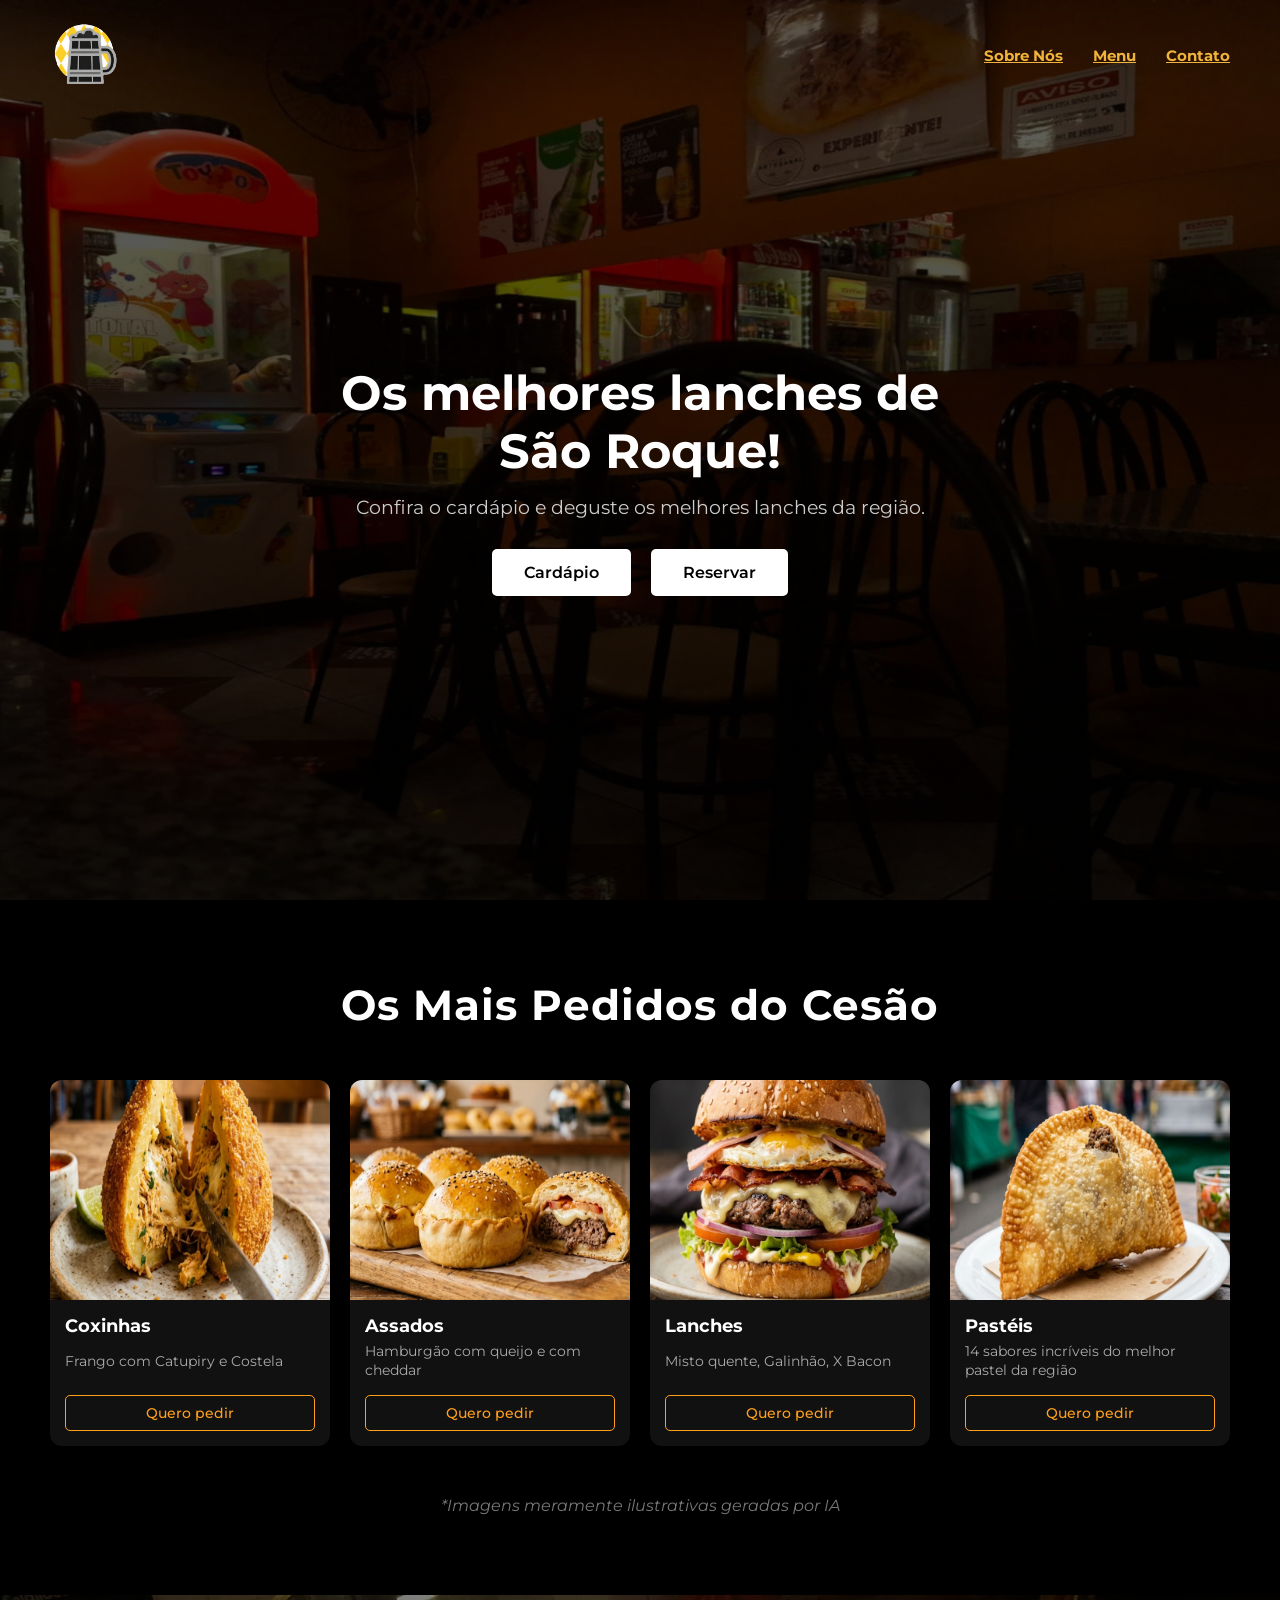
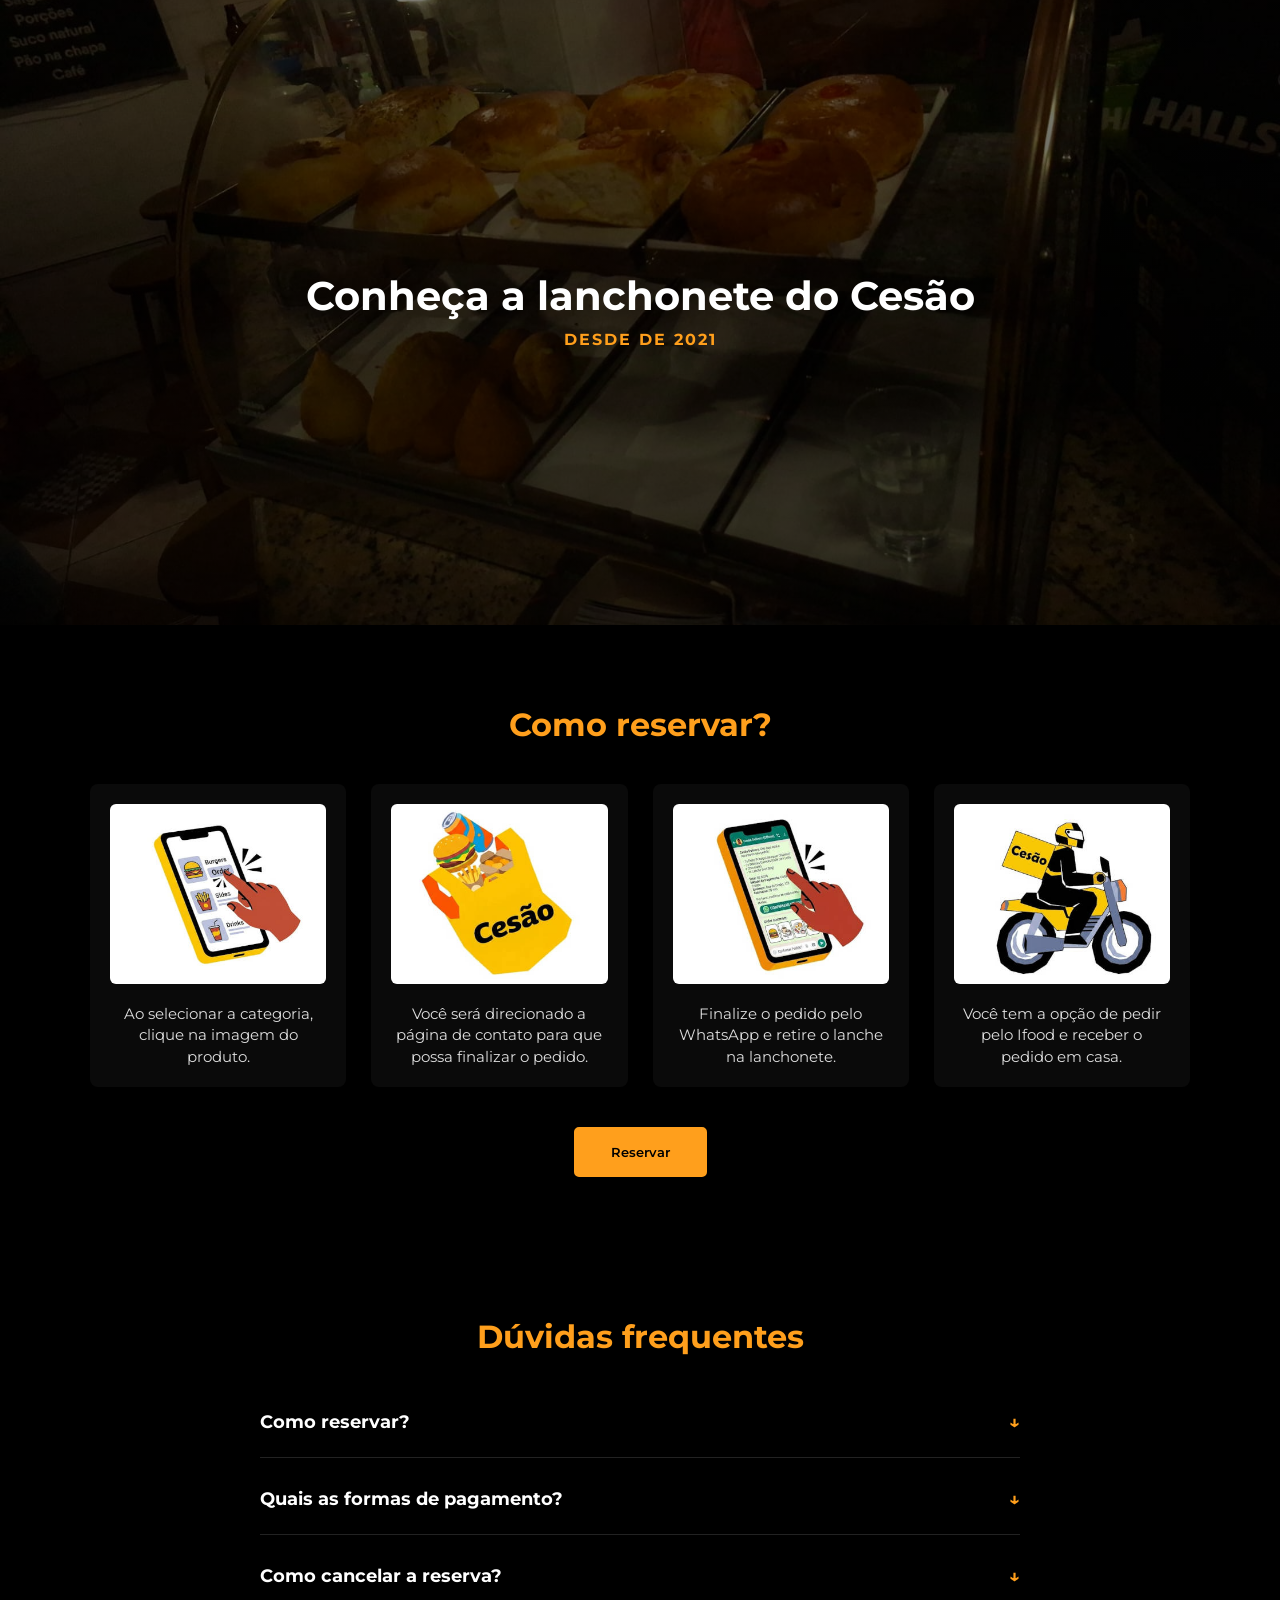
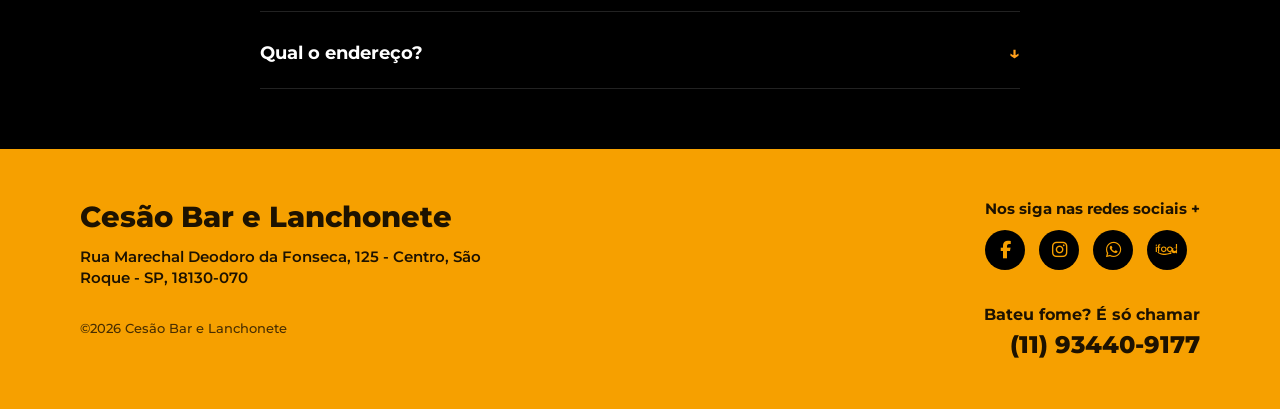
<file: index.html>
<!DOCTYPE html>
<html lang="pt-br">

<head>
    <meta charset="UTF-8">
    <meta name="viewport" content="width=device-width, initial-scale=1.0">
    <title>Bar e Lanchonete Cesão</title>
    <link rel="stylesheet" href="./css/style.css">
    <link rel="stylesheet" href="https://cdnjs.cloudflare.com/ajax/libs/font-awesome/6.4.0/css/all.min.css">
    <link rel="preconnect" href="https://fonts.gstatic.com" crossorigin>
    <link href="https://fonts.googleapis.com/css2?family=Montserrat:wght@400;500;700;800&display=swap" rel="stylesheet">
    <link href="https://fonts.googleapis.com/icon?family=Material+Icons" rel="stylesheet">
</head>

<body>
    <header class="hero">
        <nav class="navbar">
            <div class="logo">
                <a href="./index.html">
                    <div class="logo"></div>
                </a>
            </div>

            <i id="burguer" class="material-icons">menu</i>

            <ul id="menu-links" class="nav-links">
                <li><a href="./pages/sobre.html">Sobre Nós</a></li>
                <li><a href="./pages/menu.html">Menu</a></li>
                <li><a href="./pages/contato.html">Contato</a></li>
            </ul>
        </nav>

        <div class="hero-content">
            <h1>Os melhores lanches de São Roque!</h1>
            <p>Confira o cardápio e deguste os melhores lanches da região.</p>
            <div class="hero-buttons">
                <a href="./pages/menu.html" class="btn btn-primary">Cardápio</a>
                <a href="./pages/contato.html" class="btn btn-secondary">Reservar</a>
            </div>
        </div>
    </header>

    <section class="secao-favoritos">
        <h2>Os Mais Pedidos do Cesão</h2>
        <div class="category-grid">

            <div class="coxinha-card">
                <img src="./imagens/coxinha360x365.png" alt="Coxinhas do Cesão">
                <div class="coxinha-info">
                    <h3>Coxinhas</h3>
                    <p>Frango com Catupiry e Costela </p>
                    <a href="./pages/salgado.html" class="botao-card">Quero pedir</a>
                </div>
            </div>

            <div class="assado-card">
                <img src="./imagens/assados360x465.png" alt="Assados do Cesão">
                <div class="assado-info">
                    <h3>Assados</h3>
                    <p>Hamburgão com queijo e com cheddar</p>
                    <a href="./pages/lanches.html" class="botao-card">Quero pedir</a>
                </div>
            </div>

            <div class="lanche-card">
                <img src="./imagens/hamburger360x465.png" alt="Lanches do Cesão">
                <div class="lanche-info">
                    <h3>Lanches</h3>
                    <p>Misto quente, Galinhão, X Bacon</p>
                    <a href="./pages/lanches.html" class="botao-card">Quero pedir</a>
                </div>
            </div>

            <div class="pastel-card">
                <img src="./imagens/pasteel360x465.png" alt="Pastéis do Cesão">
                <div class="pastel-info">
                    <h3>Pastéis</h3>
                    <p>14 sabores incríveis do melhor pastel da região</p>
                    <a href="./pages/pastel.html" class="botao-card">Quero pedir</a>
                </div>
            </div>
            <p>*Imagens meramente ilustrativas geradas por IA</p>
        </div>
    </section>

    <section class="about" id="sobre">
        <div class="about-content">
            <h2>Conheça a lanchonete do Cesão</h2>
            <p class="subtitle">DESDE DE 2021</p>
        </div>
    </section>

    <section class="how-to-order">
        <h2>Como reservar?</h2>
        <div class="steps-grid">
            <div class="pedido-card">
                <img src="./imagens/pedido360x295.jpeg" alt="Passo 1" class="pedido-img">
                <p>Ao selecionar a categoria, clique na imagem do produto.</p>
            </div>
            <div class="sacola-card">
                <img src="./imagens/sacola360x295.jpeg" alt="Passo 2" class="sacola-img">
                <p>Você será direcionado a página de contato para que possa
                    finalizar o pedido.
                </p>
            </div>
            <div class="whatsapp-card">
                <img src="./imagens/whatsapp360x295.jpeg" alt="Passo 3" class="whatsapp-img">
                <p>Finalize o pedido pelo WhatsApp e retire o lanche na lanchonete.</p>
            </div>
            <div class="delivery-card">
                <img src="./imagens/delivery360x295.jpeg" alt="Passo 4" class="delivery-img">
                <p>Você tem a opção de pedir pelo Ifood e receber o pedido em casa.</p>
            </div>
        </div>
        <a href="./pages/contato.html">
            <button class="botaoreserva">Reservar</button>
        </a>
    </section>


    <section class="faq">
        <h2>Dúvidas frequentes</h2>
        <div class="faq-container">

            <div class="faq-item">
                <button class="faq-question">
                    Como reservar? <span class="arrow">↓</span>
                </button>
                <div class="faq-answer">
                    <p>Basta clicar no botão "Reservar", escolher seus produtos e definir o horário de retirada ou
                        entrega.</p>
                </div>
            </div>

            <div class="faq-item">
                <button class="faq-question">
                    Quais as formas de pagamento? <span class="arrow">↓</span>
                </button>
                <div class="faq-answer">
                    <p>Aceitamos cartões de crédito, débito, Pix e dinheiro na entrega ou retirada.</p>
                </div>
            </div>

            <div class="faq-item">
                <button class="faq-question">
                    Como cancelar a reserva? <span class="arrow">↓</span>
                </button>
                <div class="faq-answer">
                    <p>Entre em contato conosco pelo telefone ou WhatsApp com pelo menos 30 minutos de antecedência.</p>
                </div>
            </div>

            <div class="faq-item">
                <button class="faq-question">
                    Qual o endereço? <span class="arrow">↓</span>
                </button>
                <div class="faq-answer">
                    <p>Estamos localizados na Avenida Principal, 123 - Centro, São Roque.</p>
                </div>
            </div>

        </div>
    </section>
    <footer class="footer">
        <div class="footer-left">
            <h2>Cesão Bar e Lanchonete</h2>
            <p>Rua Marechal Deodoro da Fonseca, 125 - Centro, São Roque - SP, 18130-070</p>
            <span>©2026 Cesão Bar e Lanchonete</span>
        </div>

        <div class="footer-right">
            <div class="social">
                <p>Nos siga nas redes sociais +</p>
                <div class="icons">
                    <a href="https://www.facebook.com/p/Ces%C3%A3o-Bar-e-Lanchonete-100068555546160/" target="_blank"
                        rel="noopener"><i class="fa-brands fa-facebook-f"></i></a>
                    <a href="https://www.instagram.com/cesao_bar_e_lanchonte/" target="_blank" rel="noopener"><i
                            class="fa-brands fa-instagram"></i></a>
                    <a href="https://wa.me/5511934409177" target="_blank" rel="noopener"><i
                            class="fa-brands fa-whatsapp"></i></a>

                    <a href="https://www.ifood.com.br/delivery/sao-roque-sp/cesao-bar-e-lanchonete-centro/16f97193-c8cc-420b-a007-33f4ebbc0f67"
                        target="_blank" rel="noopener" class="btn-ifood" title="iFood">
                        <svg viewBox="0 0 100 50" width="28" height="28">
                            <path
                                d="M7.7,13.6H3v21h4.7V13.6z M5.4,4.7c-1.5,0-2.8,1.2-2.8,2.8s1.2,2.8,2.8,2.8s2.8-1.2,2.8-2.8S6.9,4.7,5.4,4.7z M20.7,13.6h-4v-3.7c0-1.5,0.9-2.4,2.4-2.4c0.8,0,1.5,0.2,1.9,0.3l0.8-3.7c-0.9-0.3-2-0.5-3.4-0.5c-4.5,0-6.4,2.6-6.4,6.3v3.7h-3.3v4h3.3v17h4.7v-17h4V13.6z M35,13.1c-6.9,0-11.4,5-11.4,11.2c0,6.3,4.5,11.2,11.4,11.2c6.9,0,11.4-5,11.4-11.2C46.4,18.1,41.9,13.1,35,13.1z M35,31.4c-4,0-6.6-3-6.6-7c0-4.1,2.6-7.1,6.6-7.1c4,0,6.6,3,6.6,7.1C41.6,28.4,39,31.4,35,31.4z M59.2,13.1c-6.9,0-11.4,5-11.4,11.2c0,6.3,4.5,11.2,11.4,11.2c6.9,0,11.4-5,11.4-11.2C70.6,18.1,66.1,13.1,59.2,13.1z M59.2,31.4c-4,0-6.6-3-6.6-7c0-4.1,2.6-7.1,6.6-7.1c4,0,6.6,3,6.6,7.1C65.8,28.4,63.2,31.4,59.2,31.4z M83.5,3.4v17.8c-1.5-2.1-4-3.4-7.1-3.4c-6.1,0-10.7,5-10.7,11.2c0,6.3,4.5,11.2,10.7,11.2c3.1,0,5.6-1.3,7.1-3.4v3h4.7V3.4H83.5z M79,31.4c-4,0-6.6-3-6.6-7c0-4.1,2.6-7.1,6.6-7.1s6.6,3,6.6,7.1C85.6,28.4,83,31.4,79,31.4z M17.2,38.2c13.6,5.4,29.4,5.2,42.8-0.6c1.6-0.7,3.4-1.7,4.7-2.6l1.4,5.5c-1.9,1.1-4.1,2.2-6.3,2.9c-14.5,5-30.8,4-44.5-2.9c-2.2-1.1-4.3-2.5-5.8-3.7l4.5-3.6C15.3,37,16.2,37.7,17.2,38.2z" />
                        </svg>
                    </a>
                </div>
            </div>
            <div class="contato-rapido">
                <p>Bateu fome? É só chamar</p>
                <strong>(11) 93440-9177</strong>
            </div>
        </div>
    </footer>
    <script src="./javascript/script.js"></script>
</body>

</html>
</file>
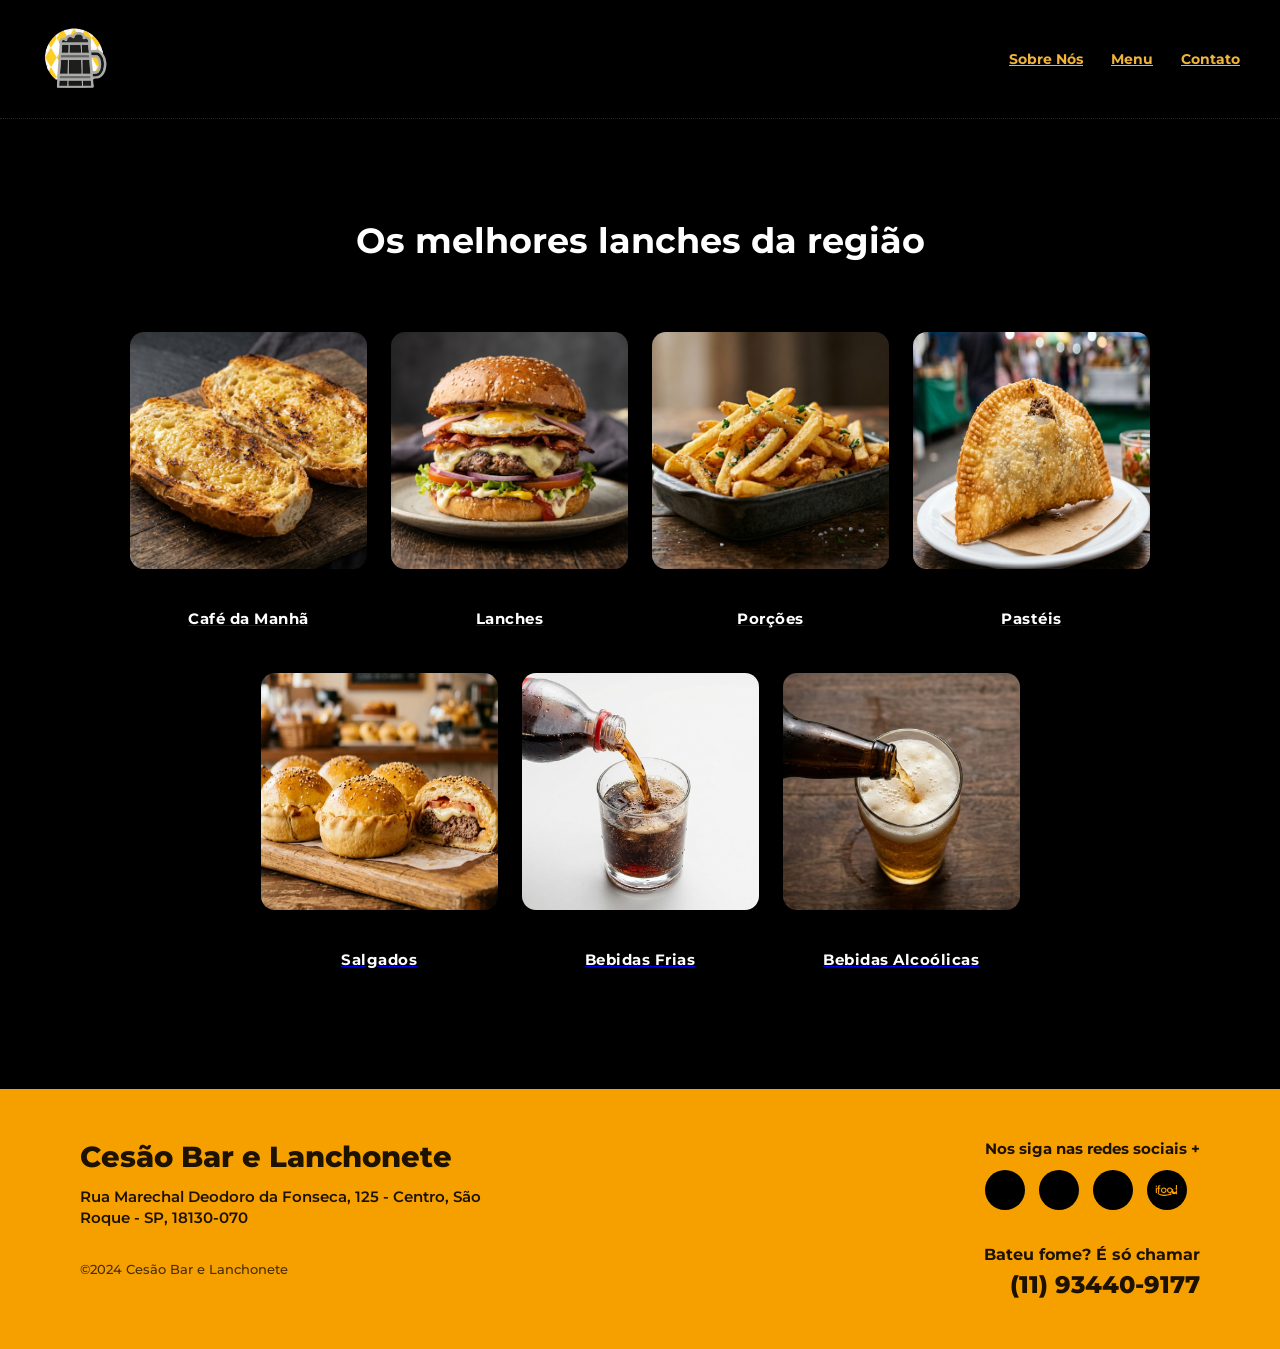
<file: imagens/menu.html>
<!DOCTYPE html>
<html lang="pt-br">
<head>
    <meta charset="UTF-8">
    <meta name="viewport" content="width=device-width, initial-scale=1.0">
    <title>Menu - Cesão Bar e Lanchonete</title>
    <link rel="preconnect" href="https://fonts.googleapis.com">
    <link rel="preconnect" href="https://fonts.gstatic.com" crossorigin>
    <link href="https://fonts.googleapis.com/css2?family=Montserrat:wght@400;600;700;800&display=swap" rel="stylesheet">
    <link rel="stylesheet" href="../css/menu.css">
</head>
<body>
    <header class="topbar">
            <a href="../index.html">
                <div class="logo"></div>
            </a>
        <nav class="nav">
            <a href="../pages/sobre.html">Sobre Nós</a>
            <a href="../pages/alcoolica.html" class="active">Menu</a>
            <a href="../pages/contato.html">Contato</a>
        </nav>
    </header>
    <main>
        <h1 class="first-text">Os melhores lanches da região</h1>
        <div class="categorias">
            <a href="./cafe.html">
                <div class="card">
                    <img src="../imagens/paocategoria345x270.png" alt="Café da Manhã">
                    <p>Café da Manhã</p>
                </div>
            </a>
            <a href="./lanches.html">
                <div class="card">
                    <img src="../imagens/lanche245x270.png" alt="Lanches">
                <p>Lanches</p>
                </div>
            </a>
            <a href="./porcao.html">
                <div class="card">
                    <img src="../imagens/batata345x270.png" alt="Porções">
                    <p>Porções</p>
                </div>
            </a>
            <a href="./pastel.html">
                <div class="card">
                    <img src="../imagens/pasteel360x465.png" alt="Pastéis">
                    <p>Pastéis</p>
                </div>
            </a>
            
            <a href="./salgado.html">
                <div class="card">
                    <img src="../imagens/assados360x465.png" alt="Salgados">
                    <p>Salgados</p>
                </div>
            </a>
            <a href="./bebidafria.html">
                <div class="card">
                    <img src="../imagens/refrigerante.jpeg" alt="Bebidas Frias">
                    <p>Bebidas Frias</p>
                </div>
            </a>
            <a href="./alcoolica.html">
                <div class="card">
                    <img src="../imagens/alcoolica.jpeg" alt="Bebidas Alcoólicas">
                    <p>Bebidas Alcoólicas</p>
                </div>
            </a>
        </div>
    </main>
      <footer class="footer">
        <div class="footer-left">
            <h2>Cesão Bar e Lanchonete</h2>
            <p>Rua Marechal Deodoro da Fonseca, 125 - Centro, São Roque - SP, 18130-070</p>
            <span>©2024 Cesão Bar e Lanchonete</span>
        </div>

        <div class="footer-right">
            <div class="social">
                <p>Nos siga nas redes sociais +</p>
                <div class="icons">
                    <a href="https://www.facebook.com/p/Ces%C3%A3o-Bar-e-Lanchonete-100068555546160/" target="_blank"
                        rel="noopener"><i class="fa-brands fa-facebook-f"></i></a>
                    <a href="https://www.instagram.com/cesao_bar_e_lanchonte/" target="_blank" rel="noopener"><i
                            class="fa-brands fa-instagram"></i></a>
                    <a href="https://wa.me/5511934409177" target="_blank" rel="noopener"><i
                            class="fa-brands fa-whatsapp"></i></a>

                    <a href="https://www.ifood.com.br/delivery/sao-roque-sp/cesao-bar-e-lanchonete-centro/16f97193-c8cc-420b-a007-33f4ebbc0f67"
                        target="_blank" rel="noopener" class="btn-ifood" title="iFood">
                        <svg viewBox="0 0 100 50" width="28" height="28">
                            <path
                                d="M7.7,13.6H3v21h4.7V13.6z M5.4,4.7c-1.5,0-2.8,1.2-2.8,2.8s1.2,2.8,2.8,2.8s2.8-1.2,2.8-2.8S6.9,4.7,5.4,4.7z M20.7,13.6h-4v-3.7c0-1.5,0.9-2.4,2.4-2.4c0.8,0,1.5,0.2,1.9,0.3l0.8-3.7c-0.9-0.3-2-0.5-3.4-0.5c-4.5,0-6.4,2.6-6.4,6.3v3.7h-3.3v4h3.3v17h4.7v-17h4V13.6z M35,13.1c-6.9,0-11.4,5-11.4,11.2c0,6.3,4.5,11.2,11.4,11.2c6.9,0,11.4-5,11.4-11.2C46.4,18.1,41.9,13.1,35,13.1z M35,31.4c-4,0-6.6-3-6.6-7c0-4.1,2.6-7.1,6.6-7.1c4,0,6.6,3,6.6,7.1C41.6,28.4,39,31.4,35,31.4z M59.2,13.1c-6.9,0-11.4,5-11.4,11.2c0,6.3,4.5,11.2,11.4,11.2c6.9,0,11.4-5,11.4-11.2C70.6,18.1,66.1,13.1,59.2,13.1z M59.2,31.4c-4,0-6.6-3-6.6-7c0-4.1,2.6-7.1,6.6-7.1c4,0,6.6,3,6.6,7.1C65.8,28.4,63.2,31.4,59.2,31.4z M83.5,3.4v17.8c-1.5-2.1-4-3.4-7.1-3.4c-6.1,0-10.7,5-10.7,11.2c0,6.3,4.5,11.2,10.7,11.2c3.1,0,5.6-1.3,7.1-3.4v3h4.7V3.4H83.5z M79,31.4c-4,0-6.6-3-6.6-7c0-4.1,2.6-7.1,6.6-7.1s6.6,3,6.6,7.1C85.6,28.4,83,31.4,79,31.4z M17.2,38.2c13.6,5.4,29.4,5.2,42.8-0.6c1.6-0.7,3.4-1.7,4.7-2.6l1.4,5.5c-1.9,1.1-4.1,2.2-6.3,2.9c-14.5,5-30.8,4-44.5-2.9c-2.2-1.1-4.3-2.5-5.8-3.7l4.5-3.6C15.3,37,16.2,37.7,17.2,38.2z" />
                        </svg>
                    </a>
                </div>
            </div>
            <div class="contato-rapido">
                <p>Bateu fome? É só chamar</p>
                <strong>(11) 93440-9177</strong>
            </div>
        </div>
    </footer>
    <script src="../javascript/script.js" ></script>
</body>
</html>
</file>
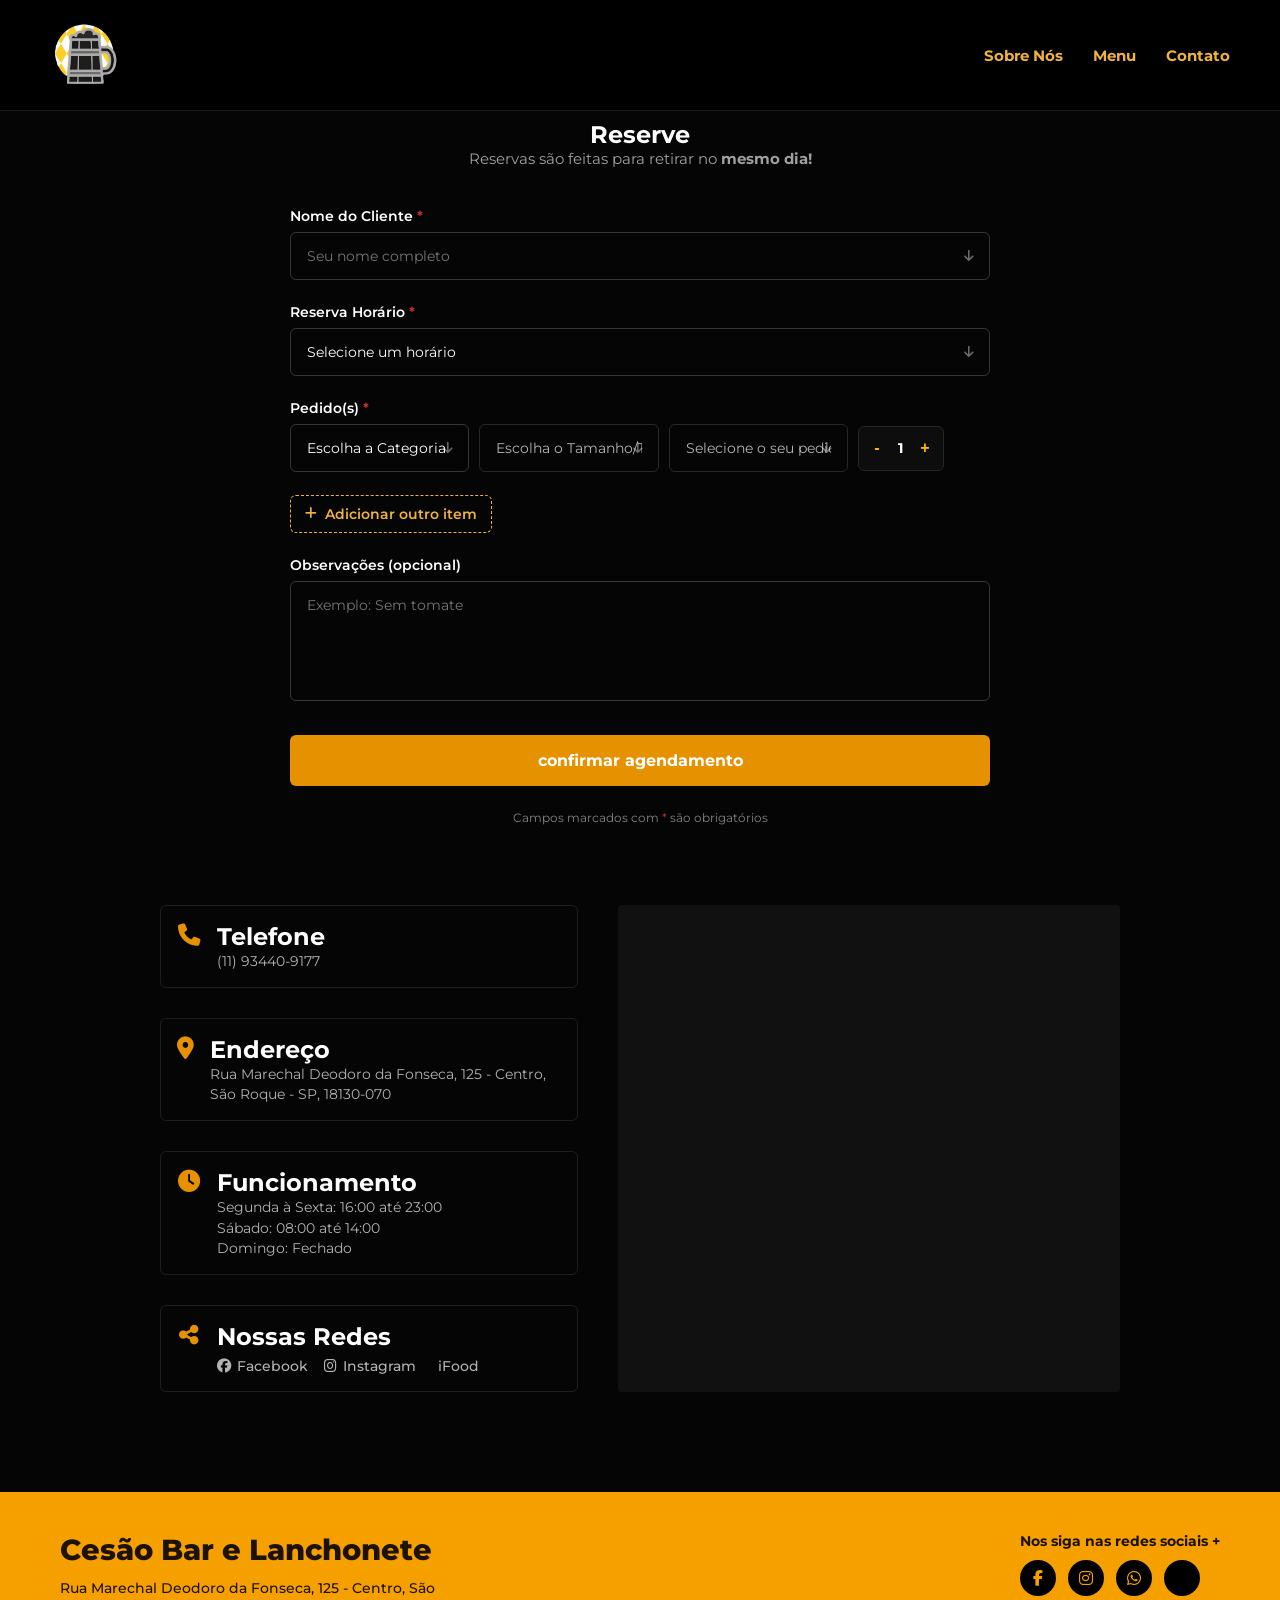
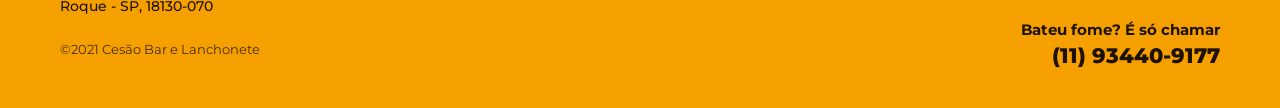
<file: pages/contato.html>
<!DOCTYPE html>
<html lang="pt-br">

<head>
    <meta charset="UTF-8">
    <meta name="viewport" content="width=device-width, initial-scale=1.0">
    <title>Contato - Cesão Bar e Lanchonete</title>
    <link rel="preconnect" href="https://fonts.googleapis.com">
    <link rel="preconnect" href="https://fonts.gstatic.com" crossorigin>
    <link href="https://fonts.googleapis.com/css2?family=Montserrat:wght@400;600;700;800&display=swap" rel="stylesheet">
    <link rel="stylesheet" href="https://cdnjs.cloudflare.com/ajax/libs/font-awesome/6.4.0/css/all.min.css">
    <link rel="stylesheet" href="../css/contato.css">
</head>

<body>
   <header class="navbar">
        <a href="../index.html">
            <div class="logo"></div>
        </a>
        
        <i id="burguer" class="fa-solid fa-bars"></i>

        <nav id="menu-links" class="nav-links">
            <a href="./sobre.html">Sobre Nós</a>
            <a href="./menu.html">Menu</a>
            <a href="./contato.html">Contato</a>
        </nav>
    </header>

    <main>
        <section class="reserve-header">
            <h1>Reserve</h1>
            <p>Reservas são feitas para retirar no <strong>mesmo dia!</strong></p>
        </section>

        <div class="form-container">
            <form action="#">
                <div class="input-group">
                    <label>Nome do Cliente <span class="required">*</span></label>
                    <div class="input-wrapper">
                        <input type="text" placeholder="Seu nome completo" required>
                        <i class="fa-solid fa-arrow-down"></i>
                    </div>
                </div>

                <div class="input-group">
                    <label>Reserva Horário <span class="required">*</span></label>
                    <div class="input-wrapper">
                        <select required>
                            <option value="" disabled selected hidden>Selecione um horário</option>
                            <option value="09:00-10:00">09:00 às 10:00</option>
                            <option value="10:00-11:00">10:00 às 11:00</option>
                            <option value="11:00-12:00">11:00 às 12:00</option>
                            <option value="12:00-13:00">12:00 às 13:00</option>  
                            <option value="13:00-14:00">13:00 às 14:00</option>
                            <option value="14:00-15:00">14:00 às 15:00</option>
                            <option value="15:00-16:00">15:00 às 16:00</option>
                            <option value="16:00-17:00">16:00 às 17:00</option>
                            <option value="17:00-18:00">17:00 às 18:00</option>
                            <option value="18:00-19:00">18:00 às 19:00</option>
                            <option value="19:00-20:00">19:00 às 20:00</option>
                            <option value="20:00-21:00">20:00 às 21:00</option>
                        </select>
                        <i class="fa-solid fa-arrow-down"></i>
                    </div>
                </div>

                <div class="input-group">
                    <label>Pedido(s) <span class="required">*</span></label>

                    <div id="pedido-lista">
                        <div class="pedido-item">
                            <div class="input-wrapper select-dinamico">
                                <select id="primeira-categoria" class="select-categoria" required>
                                    <option value="" disabled selected hidden>Escolha a Categoria</option>
                                    <option value="Cafe">Café da Manhã</option>
                                    <option value="Lanches">Lanches</option>
                                    <option value="Porçoes">Porções</option>
                                    <option value="Pastéis">Pastéis</option>
                                    <option value="Salgados">Salgados</option>
                                    <option value="Bebidas">Bebidas Frias</option>
                                    <option value="Alcoolicas">Bebidas Alcoólicas</option>
                                </select>
                                <i class="fa-solid fa-arrow-down"></i>
                            </div>

                            <div class="input-wrapper select-dinamico">
                                <select id="primeira-subcategoria" class="select-subcategoria" required disabled>
                                    <option value="" disabled selected hidden>Escolha o Tamanho/Tipo</option>
                                </select>
                                <i class="fa-solid fa-arrow-down"></i>
                            </div>

                            <div class="input-wrapper select-dinamico">
                                <select id="primeiro-produto" class="select-produto" name="produtos[]" required
                                    disabled>
                                    <option value="" disabled selected hidden>Selecione o seu pedido</option>
                                </select>
                                <i class="fa-solid fa-arrow-down"></i>
                            </div>

                            <div class="controle-qtd">
                                <button type="button" class="btn-qtd qtd-menos">-</button>
                                <span class="num-qtd">1</span>
                                <button type="button" class="btn-qtd qtd-mais">+</button>
                            </div>

                            <div style="width: 36px; height: 36px; flex: none;" class="esconder-celular"></div>
                        </div>
                    </div>
                    <button type="button" id="add-item-btn" class="btn-add-more">
                        <i class="fa-solid fa-plus"></i> Adicionar outro item
                    </button>
                </div>

                <div class="input-group">
                    <label>Observações (opcional)</label>
                    <textarea placeholder="Exemplo: Sem tomate"></textarea>
                </div>

                <button type="submit" class="btn-submit">confirmar agendamento</button>
                <p class="form-legend">Campos marcados com <span class="required">*</span> são obrigatórios</p>
            </form>
        </div>

        <section class="info-maps-container">
            <div class="info-details">
                <div class="info-item">
                    <i class="fa-solid fa-phone icon-orange"></i>
                    <div>
                        <h2>Telefone</h2>
                        <p>(11) 93440-9177</p>
                    </div>
                </div>

                <div class="info-item">
                    <i class="fa-solid fa-location-dot icon-orange"></i>
                    <div>
                        <h2>Endereço</h2>
                        <p>Rua Marechal Deodoro da Fonseca, 125 - Centro, São Roque - SP, 18130-070</p>
                    </div>
                </div>

                <div class="info-item">
                    <i class="fa-solid fa-clock icon-orange"></i>
                    <div>
                        <h2>Funcionamento</h2>
                        <p>Segunda à Sexta: 16:00 até 23:00</p>
                        <p>Sábado: 08:00 até 14:00</p>
                        <p>Domingo: Fechado</p>
                    </div>
                </div>

                <div class="info-item border-box redes-contato">
                    <i class="fa-solid fa-share-nodes icon-orange"></i>
                    <div>
                        <h2>Nossas Redes</h2>
                        <div class="links-redes">
                            <a href="https://www.facebook.com/p/Ces%C3%A3o-Bar-e-Lanchonete-100068555546160/"
                                target="_blank" rel="noopener"><i class="fa-brands fa-facebook"></i> Facebook</a>
                            <a href="https://www.instagram.com/cesao_bar_e_lanchonte/" target="_blank" rel="noopener"><i
                                    class="fa-brands fa-instagram"></i> Instagram</a>
                            <a href="https://www.ifood.com.br/delivery/sao-roque-sp/cesao-bar-e-lanchonete-centro/16f97193-c8cc-420b-a007-33f4ebbc0f67"
                                target="_blank" rel="noopener"><i class="fa-solid fa-ifood"></i> iFood</a>
                        </div>
                    </div>
                </div>
            </div>

            <div class="map-box">
                <iframe
                    src="https://www.google.com/maps/embed?pb=!1m18!1m12!1m3!1d1293.2920986706886!2d-47.133413930423224!3d-23.533133547848212!2m3!1f0!2f0!3f0!3m2!1i1024!2i768!4f13.1!3m3!1m2!1s0x94cf0dfdc17e75eb%3A0xcbba22c61b5273ac!2sCes%C3%A3o%20Bar%20e%20Lanchonete!5e0!3m2!1spt-BR!2sbr!4v1780787981085!5m2!1spt-BR!2sbr"
                    width="600" height="450" style="border:0;" allowfullscreen="" loading="lazy"
                    referrerpolicy="no-referrer-when-downgrade"></iframe>
            </div>
        </section>
    </main>

    <footer class="footer">
        <div class="footer-left">
            <h2>Cesão Bar e Lanchonete</h2>
            <p>Rua Marechal Deodoro da Fonseca, 125 - Centro, São Roque - SP, 18130-070</p>
            <span>©2021 Cesão Bar e Lanchonete</span>
        </div>

         <div class="footer-right">
            <div class="social">
                <p>Nos siga nas redes sociais +</p>
                <div class="icons">
                    <a href="https://www.facebook.com/p/Ces%C3%A3o-Bar-e-Lanchonete-100068555546160/" target="_blank"
                        rel="noopener"><i class="fa-brands fa-facebook-f"></i></a>
                    <a href="https://www.instagram.com/cesao_bar_e_lanchonte/" target="_blank" rel="noopener"><i
                            class="fa-brands fa-instagram"></i></a>
                    <a href="https://wa.me/5511934409177" target="_blank" rel="noopener"><i
                            class="fa-brands fa-whatsapp"></i></a>

                    <a href="https://www.ifood.com.br/delivery/sao-roque-sp/cesao-bar-e-lanchonete-centro/16f97193-c8cc-420b-a007-33f4ebbc0f67"
                        target="_blank" rel="noopener" class="btn-ifood" title="iFood">
                        <svg viewBox="0 0 100 50" width="28" height="28">
                            <path
                                d="M7.7,13.6H3v21h4.7V13.6z M5.4,4.7c-1.5,0-2.8,1.2-2.8,2.8s1.2,2.8,2.8,2.8s2.8-1.2,2.8-2.8S6.9,4.7,5.4,4.7z M20.7,13.6h-4v-3.7c0-1.5,0.9-2.4,2.4-2.4c0.8,0,1.5,0.2,1.9,0.3l0.8-3.7c-0.9-0.3-2-0.5-3.4-0.5c-4.5,0-6.4,2.6-6.4,6.3v3.7h-3.3v4h3.3v17h4.7v-17h4V13.6z M35,13.1c-6.9,0-11.4,5-11.4,11.2c0,6.3,4.5,11.2,11.4,11.2c6.9,0,11.4-5,11.4-11.2C46.4,18.1,41.9,13.1,35,13.1z M35,31.4c-4,0-6.6-3-6.6-7c0-4.1,2.6-7.1,6.6-7.1c4,0,6.6,3,6.6,7.1C41.6,28.4,39,31.4,35,31.4z M59.2,13.1c-6.9,0-11.4,5-11.4,11.2c0,6.3,4.5,11.2,11.4,11.2c6.9,0,11.4-5,11.4-11.2C70.6,18.1,66.1,13.1,59.2,13.1z M59.2,31.4c-4,0-6.6-3-6.6-7c0-4.1,2.6-7.1,6.6-7.1c4,0,6.6,3,6.6,7.1C65.8,28.4,63.2,31.4,59.2,31.4z M83.5,3.4v17.8c-1.5-2.1-4-3.4-7.1-3.4c-6.1,0-10.7,5-10.7,11.2c0,6.3,4.5,11.2,10.7,11.2c3.1,0,5.6-1.3,7.1-3.4v3h4.7V3.4H83.5z M79,31.4c-4,0-6.6-3-6.6-7c0-4.1,2.6-7.1,6.6-7.1s6.6,3,6.6,7.1C85.6,28.4,83,31.4,79,31.4z M17.2,38.2c13.6,5.4,29.4,5.2,42.8-0.6c1.6-0.7,3.4-1.7,4.7-2.6l1.4,5.5c-1.9,1.1-4.1,2.2-6.3,2.9c-14.5,5-30.8,4-44.5-2.9c-2.2-1.1-4.3-2.5-5.8-3.7l4.5-3.6C15.3,37,16.2,37.7,17.2,38.2z" />
                        </svg>
                    </a>
                </div>
            </div>
            <div class="contato-rapido">
                <p>Bateu fome? É só chamar</p>
                <strong>(11) 93440-9177</strong>
            </div>
        </div>
    </footer>

    <script src="../javascript/script.js"></script>
</body>

</html>
</file>
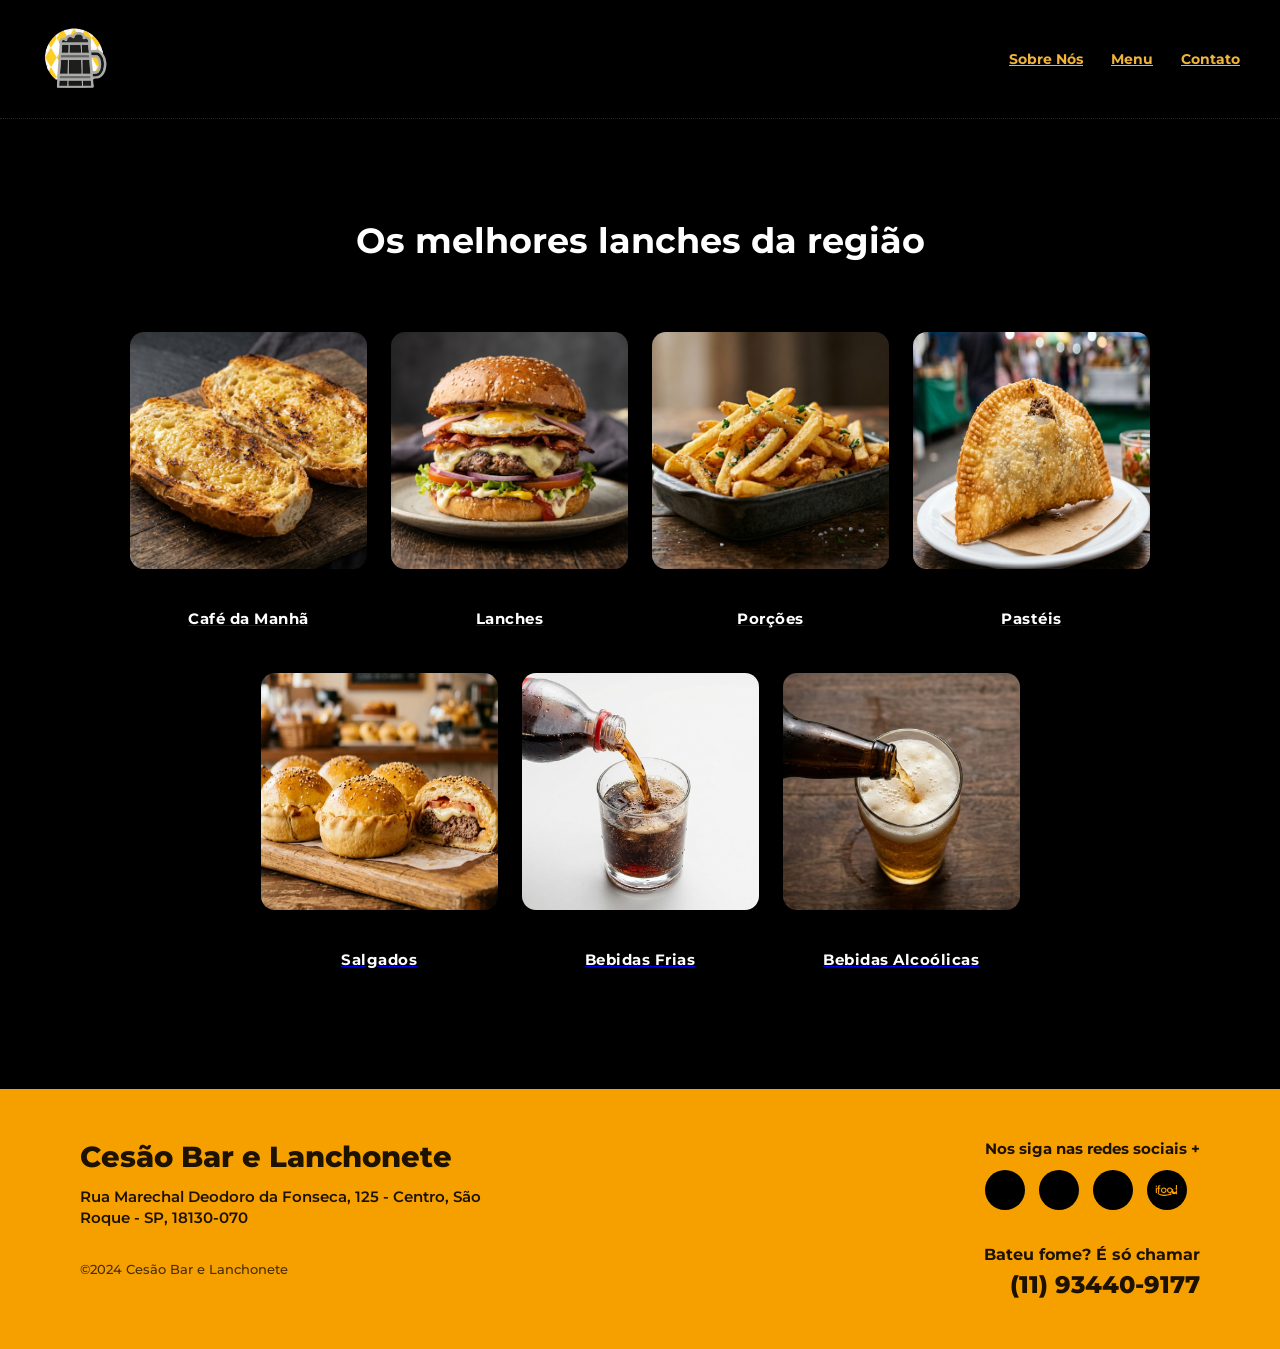
<file: pages/menu.html>
<!DOCTYPE html>
<html lang="pt-br">
<head>
    <meta charset="UTF-8">
    <meta name="viewport" content="width=device-width, initial-scale=1.0">
    <title>Menu - Cesão Bar e Lanchonete</title>
    <link rel="preconnect" href="https://fonts.googleapis.com">
    <link rel="preconnect" href="https://fonts.gstatic.com" crossorigin>
    <link href="https://fonts.googleapis.com/css2?family=Montserrat:wght@400;600;700;800&display=swap" rel="stylesheet">
    <link rel="stylesheet" href="../css/menu.css">
</head>
<body>
    <header class="topbar">
        <a href="../index.html">
            <div class="logo"></div>
        </a>
        <nav class="nav">
            <a href="../pages/sobre.html">Sobre Nós</a>
            <a href="../pages/menu.html">Menu</a>
            <a href="../pages/contato.html">Contato</a>
        </nav>
    </header>
    <main>
        <h1 class="first-text">Os melhores lanches da região</h1>
        <div class="categorias">
            <a href="./cafe.html">
                <div class="card">
                    <img src="../imagens/paocategoria345x270.png" alt="Café da Manhã">
                    <p>Café da Manhã</p>
                </div>
            </a>
            <a href="./lanches.html">
                <div class="card">
                    <img src="../imagens/lanche245x270.png" alt="Lanches">
                <p>Lanches</p>
                </div>
            </a>
            <a href="./porcao.html">
                <div class="card">
                    <img src="../imagens/batata345x270.png" alt="Porções">
                    <p>Porções</p>
                </div>
            </a>
            <a href="./pastel.html">
                <div class="card">
                    <img src="../imagens/pasteel360x465.png" alt="Pastéis">
                    <p>Pastéis</p>
                </div>
            </a>
            
            <a href="./salgado.html">
                <div class="card">
                    <img src="../imagens/assados360x465.png" alt="Salgados">
                    <p>Salgados</p>
                </div>
            </a>
            <a href="./bebidafria.html">
                <div class="card">
                    <img src="../imagens/refrigerante.jpeg" alt="Bebidas Frias">
                    <p>Bebidas Frias</p>
                </div>
            </a>
            <a href="./alcoolica.html">
                <div class="card">
                    <img src="../imagens/alcoolica.jpeg" alt="Bebidas Alcoólicas">
                    <p>Bebidas Alcoólicas</p>
                </div>
            </a>
        </div>
    </main>
      <footer class="footer">
        <div class="footer-left">
            <h2>Cesão Bar e Lanchonete</h2>
            <p>Rua Marechal Deodoro da Fonseca, 125 - Centro, São Roque - SP, 18130-070</p>
            <span>©2024 Cesão Bar e Lanchonete</span>
        </div>

        <div class="footer-right">
            <div class="social">
                <p>Nos siga nas redes sociais +</p>
                <div class="icons">
                    <a href="https://www.facebook.com/p/Ces%C3%A3o-Bar-e-Lanchonete-100068555546160/" target="_blank"
                        rel="noopener"><i class="fa-brands fa-facebook-f"></i></a>
                    <a href="https://www.instagram.com/cesao_bar_e_lanchonte/" target="_blank" rel="noopener"><i
                            class="fa-brands fa-instagram"></i></a>
                    <a href="https://wa.me/5511934409177" target="_blank" rel="noopener"><i
                            class="fa-brands fa-whatsapp"></i></a>

                    <a href="https://www.ifood.com.br/delivery/sao-roque-sp/cesao-bar-e-lanchonete-centro/16f97193-c8cc-420b-a007-33f4ebbc0f67"
                        target="_blank" rel="noopener" class="btn-ifood" title="iFood">
                        <svg viewBox="0 0 100 50" width="28" height="28">
                            <path
                                d="M7.7,13.6H3v21h4.7V13.6z M5.4,4.7c-1.5,0-2.8,1.2-2.8,2.8s1.2,2.8,2.8,2.8s2.8-1.2,2.8-2.8S6.9,4.7,5.4,4.7z M20.7,13.6h-4v-3.7c0-1.5,0.9-2.4,2.4-2.4c0.8,0,1.5,0.2,1.9,0.3l0.8-3.7c-0.9-0.3-2-0.5-3.4-0.5c-4.5,0-6.4,2.6-6.4,6.3v3.7h-3.3v4h3.3v17h4.7v-17h4V13.6z M35,13.1c-6.9,0-11.4,5-11.4,11.2c0,6.3,4.5,11.2,11.4,11.2c6.9,0,11.4-5,11.4-11.2C46.4,18.1,41.9,13.1,35,13.1z M35,31.4c-4,0-6.6-3-6.6-7c0-4.1,2.6-7.1,6.6-7.1c4,0,6.6,3,6.6,7.1C41.6,28.4,39,31.4,35,31.4z M59.2,13.1c-6.9,0-11.4,5-11.4,11.2c0,6.3,4.5,11.2,11.4,11.2c6.9,0,11.4-5,11.4-11.2C70.6,18.1,66.1,13.1,59.2,13.1z M59.2,31.4c-4,0-6.6-3-6.6-7c0-4.1,2.6-7.1,6.6-7.1c4,0,6.6,3,6.6,7.1C65.8,28.4,63.2,31.4,59.2,31.4z M83.5,3.4v17.8c-1.5-2.1-4-3.4-7.1-3.4c-6.1,0-10.7,5-10.7,11.2c0,6.3,4.5,11.2,10.7,11.2c3.1,0,5.6-1.3,7.1-3.4v3h4.7V3.4H83.5z M79,31.4c-4,0-6.6-3-6.6-7c0-4.1,2.6-7.1,6.6-7.1s6.6,3,6.6,7.1C85.6,28.4,83,31.4,79,31.4z M17.2,38.2c13.6,5.4,29.4,5.2,42.8-0.6c1.6-0.7,3.4-1.7,4.7-2.6l1.4,5.5c-1.9,1.1-4.1,2.2-6.3,2.9c-14.5,5-30.8,4-44.5-2.9c-2.2-1.1-4.3-2.5-5.8-3.7l4.5-3.6C15.3,37,16.2,37.7,17.2,38.2z" />
                        </svg>
                    </a>
                </div>
            </div>
            <div class="contato-rapido">
                <p>Bateu fome? É só chamar</p>
                <strong>(11) 93440-9177</strong>
            </div>
        </div>
    </footer>
    <script src="../javascript/script.js" ></script>
</body>
</html>
</file>
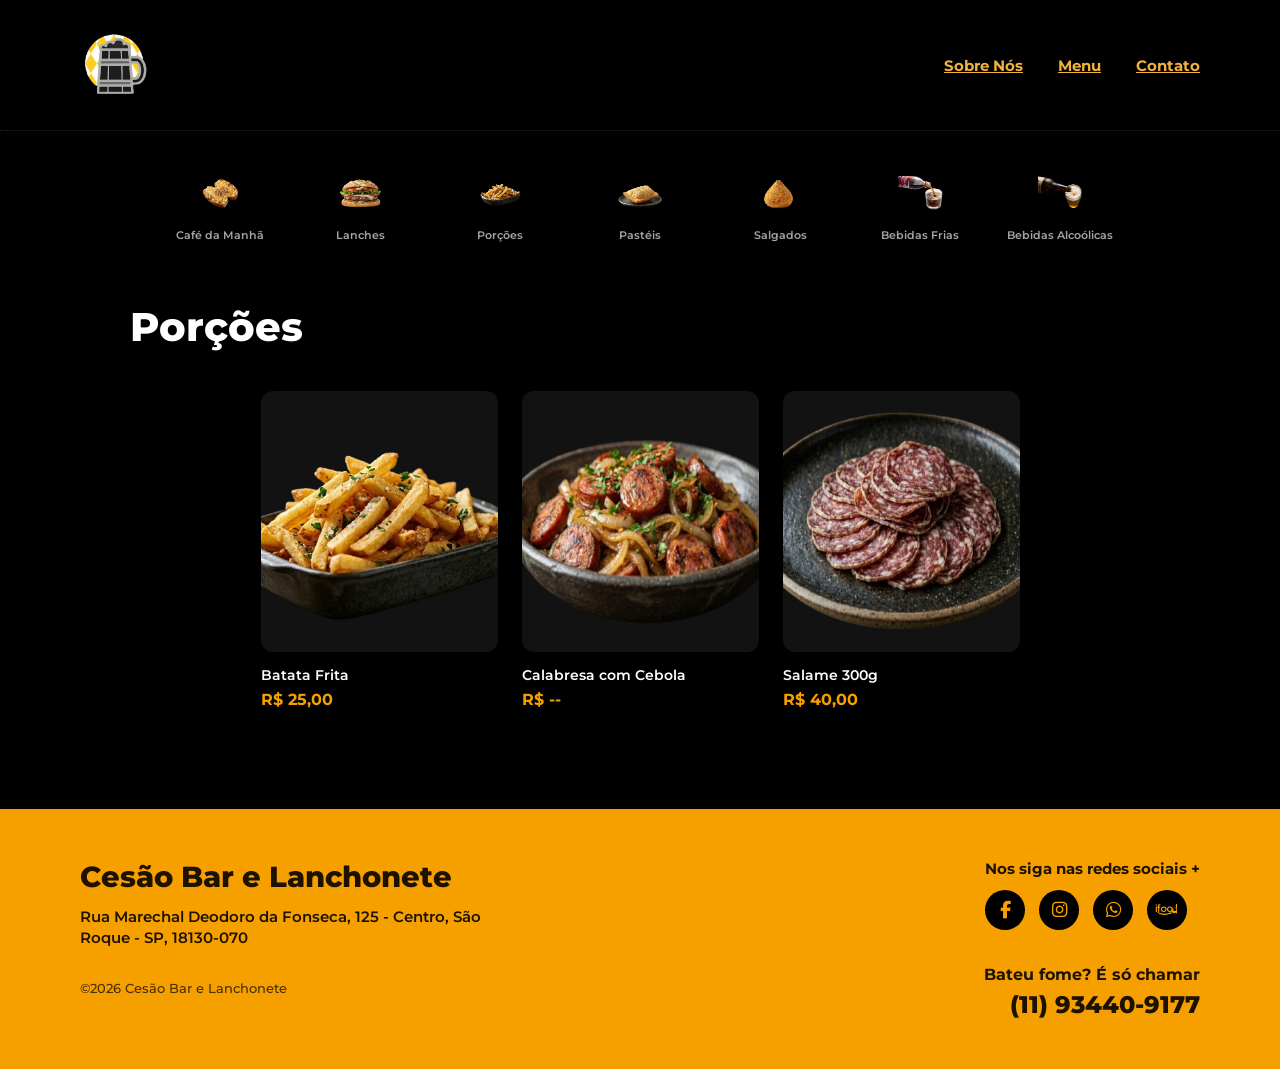
<file: pages/porcao.html>
<!DOCTYPE html>
<html lang="pt-br">
<head>
    <meta charset="UTF-8">
    <meta name="viewport" content="width=device-width, initial-scale=1.0">
    <title>Porções - Cesão Bar e Lanchonete</title>
    <link rel="preconnect" href="https://fonts.googleapis.com">
    <link rel="preconnect" href="https://fonts.gstatic.com" crossorigin>
    <link href="https://fonts.googleapis.com/css2?family=Montserrat:wght@400;500;700;800&display=swap" rel="stylesheet">
    <link rel="stylesheet" href="https://cdnjs.cloudflare.com/ajax/libs/font-awesome/6.4.0/css/all.min.css">
    <link rel="stylesheet" href="../css/cardapio.css">
</head>
<body>
    <header class="topbar">
        <a href="../index.html">
            <div class="logo"></div>
        </a>
        <nav class="nav">
            <a href="../pages/sobre.html">Sobre Nós</a>
            <a href="../pages/menu.html">Menu</a>
            <a href="../pages/contato.html">Contato</a>
        </nav>
    </header>
    <main>
         <div class="icones-categorias">
            <a href="../pages/cafe.html" class="item-categoria">
                <img src="../imagens/paonachapamelhoreslanches.png" alt="Café da Manhã">
                <p>Café da Manhã</p>
            </a>
            <a href="../pages/lanches.html" class="item-categoria">
                <img src="../imagens/hamburgeuricone.png" alt="Lanches">
                <p>Lanches</p>
            </a>
            <a href="../pages/porcao.html" class="item-categoria">
                <img src="../imagens/batata.png" alt="Porções">
                <p>Porções</p>
            </a>
            <a href="../pages/pastel.html" class="item-categoria">
                <img src="../imagens/pastelicon.png" alt="Pastéis">
                <p>Pastéis</p>
            </a>
            <a href="../pages/salgado.html" class="item-categoria">
                <img src="../imagens/coxinha.png" alt="Salgados">
                <p>Salgados</p>
            </a>
            <a href="../pages/bebidafria.html" class="item-categoria">
                <img src="../imagens/bebidasgeladas.png" alt="Bebidas Frias">
                <p>Bebidas Frias</p>
            </a>
            <a href="../pages/alcoolica.html" class="item-categoria">
                <img src="../imagens/alcoolica.png" alt="Bebidas Alcoólicas">
                <p>Bebidas Alcoólicas</p>
            </a>
        </div>
<h1 class="first-text">Porções</h1>

        <div class="grid-produtos">
            
            <a href="../pages/contato.html" class="card-produto">
                <div class="img-wrapper"><img src="../imagens/batafritaporcao.png" alt="Batata Frita"></div>
                <p>Batata Frita</p>
                <span class="preco-produto">R$ 25,00</span>
            </a>
            <a href="../pages/contato.html" class="card-produto">
                <div class="img-wrapper"><img src="../imagens/calabresaporcao.png" alt="Calabresa com Cebola"></div>
                <p>Calabresa com Cebola</p>
                <span class="preco-produto">R$ --</span>
            </a>
            <a href="../pages/contato.html" class="card-produto">
                <div class="img-wrapper"><img src="../imagens/salameporcao475x390.png" alt="Salame 300g"></div>
                <p>Salame 300g</p>
                <span class="preco-produto">R$ 40,00</span>
            </a>
        </div>
    </main>

    <footer class="footer">
        <div class="footer-left">
            <h2>Cesão Bar e Lanchonete</h2>
            <p>Rua Marechal Deodoro da Fonseca, 125 - Centro, São Roque - SP, 18130-070</p>
            <span>©2026 Cesão Bar e Lanchonete</span>
        </div>

        <div class="footer-right">
            <div class="social">
                <p>Nos siga nas redes sociais +</p>
                <div class="icons">
                    <a href="https://www.facebook.com/p/Ces%C3%A3o-Bar-e-Lanchonete-100068555546160/" target="_blank"
                        rel="noopener"><i class="fa-brands fa-facebook-f"></i></a>
                    <a href="https://www.instagram.com/cesao_bar_e_lanchonte/" target="_blank" rel="noopener"><i
                            class="fa-brands fa-instagram"></i></a>
                    <a href="https://wa.me/5511934409177" target="_blank" rel="noopener"><i
                            class="fa-brands fa-whatsapp"></i></a>

                    <a href="https://www.ifood.com.br/delivery/sao-roque-sp/cesao-bar-e-lanchonete-centro/16f97193-c8cc-420b-a007-33f4ebbc0f67"
                        target="_blank" rel="noopener" class="btn-ifood" title="iFood">
                        <svg viewBox="0 0 100 50" width="28" height="28">
                            <path
                                d="M7.7,13.6H3v21h4.7V13.6z M5.4,4.7c-1.5,0-2.8,1.2-2.8,2.8s1.2,2.8,2.8,2.8s2.8-1.2,2.8-2.8S6.9,4.7,5.4,4.7z M20.7,13.6h-4v-3.7c0-1.5,0.9-2.4,2.4-2.4c0.8,0,1.5,0.2,1.9,0.3l0.8-3.7c-0.9-0.3-2-0.5-3.4-0.5c-4.5,0-6.4,2.6-6.4,6.3v3.7h-3.3v4h3.3v17h4.7v-17h4V13.6z M35,13.1c-6.9,0-11.4,5-11.4,11.2c0,6.3,4.5,11.2,11.4,11.2c6.9,0,11.4-5,11.4-11.2C46.4,18.1,41.9,13.1,35,13.1z M35,31.4c-4,0-6.6-3-6.6-7c0-4.1,2.6-7.1,6.6-7.1c4,0,6.6,3,6.6,7.1C41.6,28.4,39,31.4,35,31.4z M59.2,13.1c-6.9,0-11.4,5-11.4,11.2c0,6.3,4.5,11.2,11.4,11.2c6.9,0,11.4-5,11.4-11.2C70.6,18.1,66.1,13.1,59.2,13.1z M59.2,31.4c-4,0-6.6-3-6.6-7c0-4.1,2.6-7.1,6.6-7.1c4,0,6.6,3,6.6,7.1C65.8,28.4,63.2,31.4,59.2,31.4z M83.5,3.4v17.8c-1.5-2.1-4-3.4-7.1-3.4c-6.1,0-10.7,5-10.7,11.2c0,6.3,4.5,11.2,10.7,11.2c3.1,0,5.6-1.3,7.1-3.4v3h4.7V3.4H83.5z M79,31.4c-4,0-6.6-3-6.6-7c0-4.1,2.6-7.1,6.6-7.1s6.6,3,6.6,7.1C85.6,28.4,83,31.4,79,31.4z M17.2,38.2c13.6,5.4,29.4,5.2,42.8-0.6c1.6-0.7,3.4-1.7,4.7-2.6l1.4,5.5c-1.9,1.1-4.1,2.2-6.3,2.9c-14.5,5-30.8,4-44.5-2.9c-2.2-1.1-4.3-2.5-5.8-3.7l4.5-3.6C15.3,37,16.2,37.7,17.2,38.2z" />
                        </svg>
                    </a>
                </div>
            </div>
            <div class="contato-rapido">
                <p>Bateu fome? É só chamar</p>
                <strong>(11) 93440-9177</strong>
            </div>
        </div>
    </footer>
    <script src="../javascript/script.js"></script>
</body>
</html>
</file>
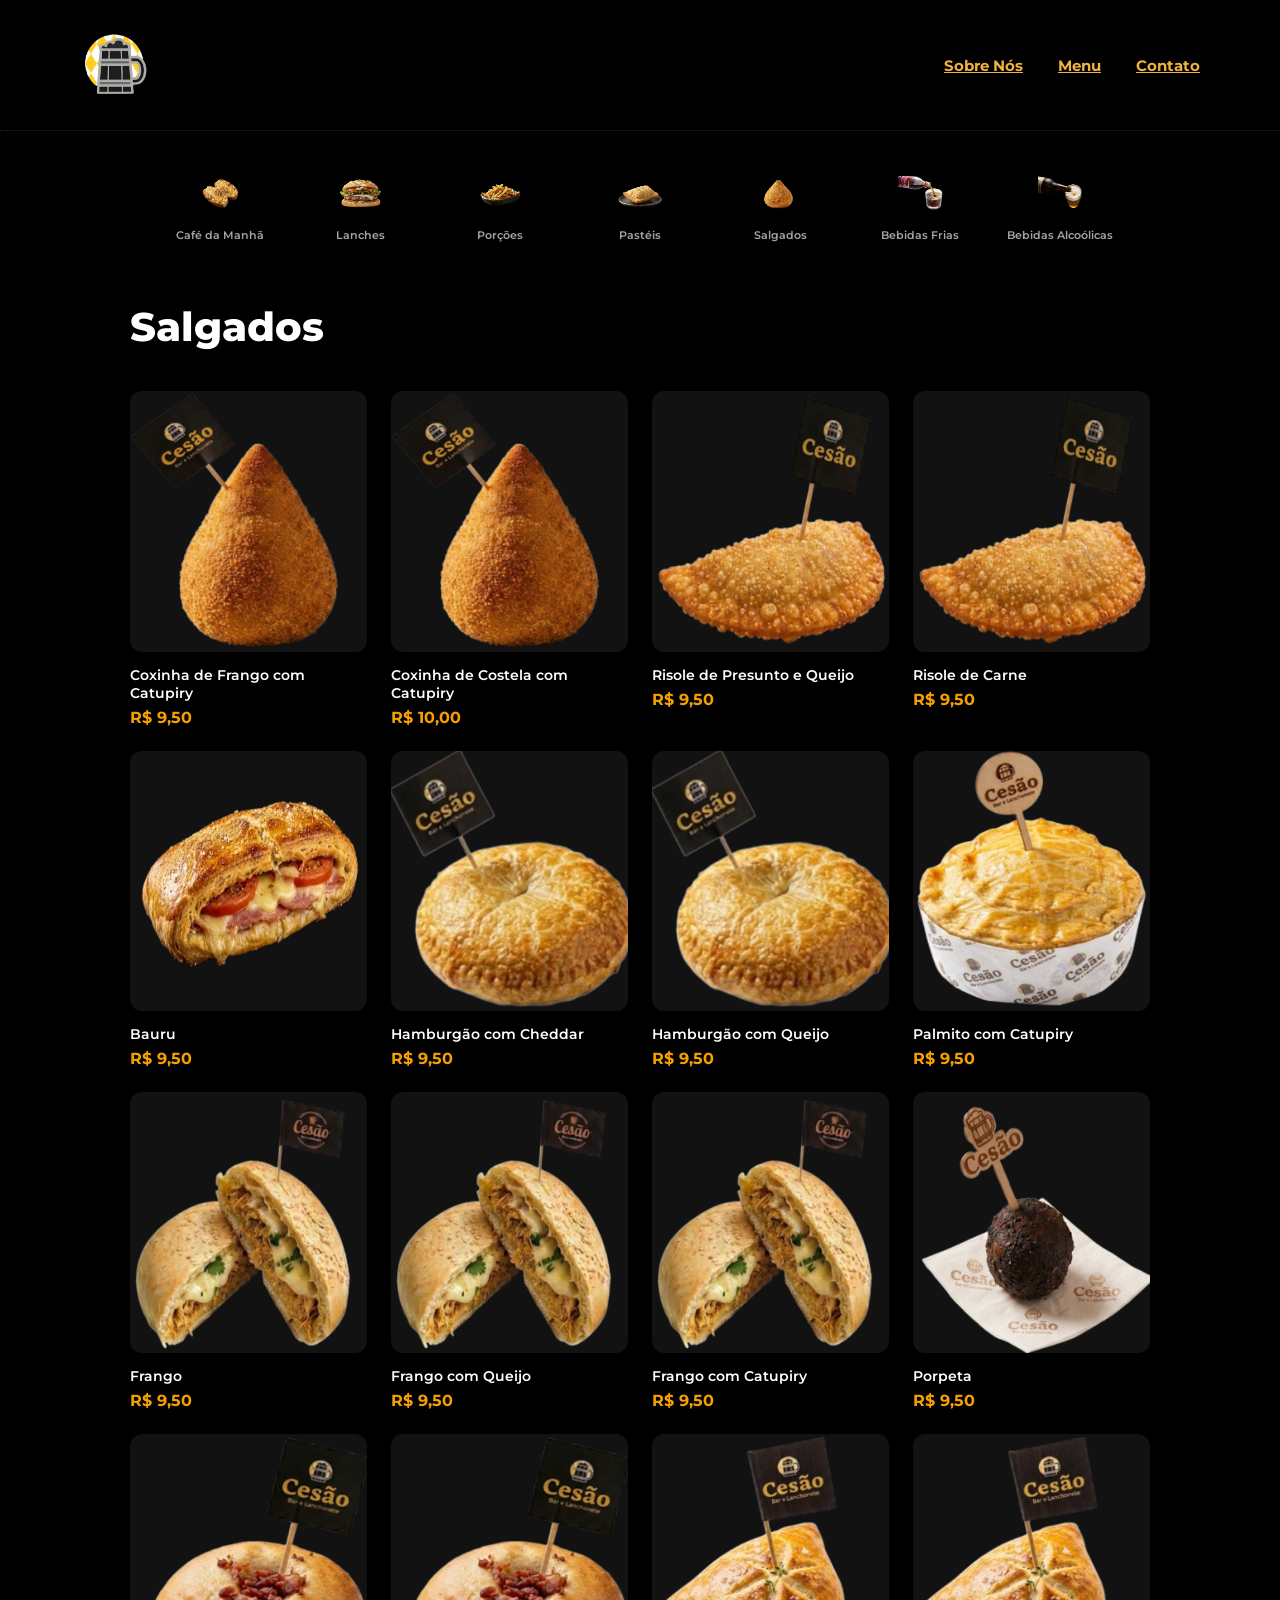
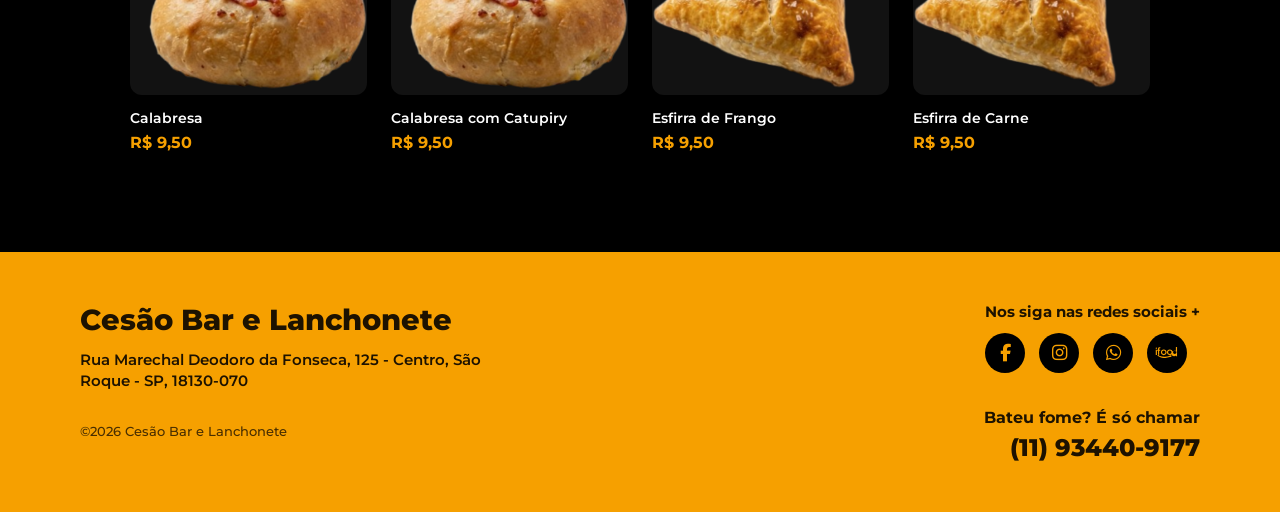
<file: pages/salgado.html>
<!DOCTYPE html>
<html lang="pt-br">
<head>
    <meta charset="UTF-8">
    <meta name="viewport" content="width=device-width, initial-scale=1.0">
    <title>Salgados - Cesão Bar e Lanchonete</title>
    <link rel="preconnect" href="https://fonts.googleapis.com">
    <link rel="preconnect" href="https://fonts.gstatic.com" crossorigin>
    <link href="https://fonts.googleapis.com/css2?family=Montserrat:wght@400;500;700;800&display=swap" rel="stylesheet">
    <link rel="stylesheet" href="https://cdnjs.cloudflare.com/ajax/libs/font-awesome/6.4.0/css/all.min.css">
    <link rel="stylesheet" href="../css/cardapio.css">
</head>
<body>
     <header class="topbar">
        <a href="../index.html">
            <div class="logo"></div>
        </a>
        <nav class="nav">
            <a href="../pages/sobre.html">Sobre Nós</a>
            <a href="../pages/menu.html">Menu</a>
            <a href="../pages/contato.html">Contato</a>
        </nav>
    </header>

    <main>
        <div class="icones-categorias">
            <a href="../pages/cafe.html" class="item-categoria">
                <img src="../imagens/paonachapamelhoreslanches.png" alt="Café da Manhã">
                <p>Café da Manhã</p>
            </a>
            <a href="../pages/lanches.html" class="item-categoria">
                <img src="../imagens/hamburgeuricone.png" alt="Lanches">
                <p>Lanches</p>
            </a>
            <a href="../pages/porcao.html" class="item-categoria">
                <img src="../imagens/batata.png" alt="Porções">
                <p>Porções</p>
            </a>
            <a href="../pages/pastel.html" class="item-categoria">
                <img src="../imagens/pastelicon.png" alt="Pastéis">
                <p>Pastéis</p>
            </a>
            <a href="../pages/salgado.html" class="item-categoria">
                <img src="../imagens/coxinha.png" alt="Salgados">
                <p>Salgados</p>
            </a>
            <a href="../pages/bebidafria.html" class="item-categoria">
                <img src="../imagens/bebidasgeladas.png" alt="Bebidas Frias">
                <p>Bebidas Frias</p>
            </a>
            <a href="../pages/alcoolica.html" class="item-categoria">
                <img src="../imagens/alcoolica.png" alt="Bebidas Alcoólicas">
                <p>Bebidas Alcoólicas</p>
            </a>
        </div>

        <h1 class="first-text">Salgados</h1>

        <div class="grid-produtos">
            
            <a href="../pages/contato.html" class="card-produto">
                <div class="img-wrapper"><img src="../imagens/coxinhas.png" alt="Coxinha de Frango com Catupiry"></div>
                <p>Coxinha de Frango com Catupiry</p>
                <span class="preco-produto">R$ 9,50</span>
            </a>
            <a href="../pages/contato.html" class="card-produto">
                <div class="img-wrapper"><img src="../imagens/coxinhas.png" alt="Coxinha de Costela com Catupiry"></div>
                <p>Coxinha de Costela com Catupiry</p>
                <span class="preco-produto">R$ 10,00</span>
            </a>
            <a href="../pages/contato.html" class="card-produto">
                <div class="img-wrapper"><img src="../imagens/risoles.png" alt="Risole de Presunto e Queijo"></div>
                <p>Risole de Presunto e Queijo</p>
                <span class="preco-produto">R$ 9,50</span>
            </a>

            <a href="../pages/contato.html" class="card-produto">
                <div class="img-wrapper"><img src="../imagens/risoles.png" alt="Risole de Carne"></div>
                <p>Risole de Carne</p>
                <span class="preco-produto">R$ 9,50</span>
            </a>
            <a href="../pages/contato.html" class="card-produto">
                <div class="img-wrapper"><img src="../imagens/bauruia.png" alt="Bauru"></div>
                <p>Bauru</p>
                <span class="preco-produto">R$ 9,50</span>
            </a>
            <a href="../pages/contato.html" class="card-produto">
                <div class="img-wrapper"><img src="../imagens/hamburgao.png" alt="Hamburgão com Cheddar"></div>
                <p>Hamburgão com Cheddar</p>
                <span class="preco-produto">R$ 9,50</span>
            </a>

            <a href="../pages/contato.html" class="card-produto">
                <div class="img-wrapper"><img src="../imagens/hamburgao.png" alt="Hamburgão com Queijo"></div>
                <p>Hamburgão com Queijo</p>
                <span class="preco-produto">R$ 9,50</span>
            </a>
            <a href="../pages/contato.html" class="card-produto">
                <div class="img-wrapper"><img src="../imagens/empadas.png" alt="Palmito com Catupiry"></div>
                <p>Palmito com Catupiry</p>
                <span class="preco-produto">R$ 9,50</span>
            </a>
            <a href="../pages/contato.html" class="card-produto">
                <div class="img-wrapper"><img src="../imagens/hamburgfrango.png" alt="Frango"></div>
                <p>Frango</p>
                <span class="preco-produto">R$ 9,50</span>
            </a>
            <a href="../pages/contato.html" class="card-produto">
                <div class="img-wrapper"><img src="../imagens/hamburgfrango.png" alt="Frango com Queijo"></div>
                <p>Frango com Queijo</p>
                <span class="preco-produto">R$ 9,50</span>
            </a>
            <a href="../pages/contato.html" class="card-produto">
                <div class="img-wrapper"><img src="../imagens/hamburgfrango.png" alt="Frango com Catupiry"></div>
                <p>Frango com Catupiry</p>
                <span class="preco-produto">R$ 9,50</span>
            </a>
            <a href="../pages/contato.html" class="card-produto">
                <div class="img-wrapper"><img src="../imagens/porpeta.png" alt="Porpeta"></div>
                <p>Porpeta</p>
                <span class="preco-produto">R$ 9,50</span>
            </a>
            <a href="../pages/contato.html" class="card-produto">
                <div class="img-wrapper"><img src="../imagens/calabresa.png" alt="Calabresa"></div>
                <p>Calabresa</p>
                <span class="preco-produto">R$ 9,50</span>
            </a>
            <a href="../pages/contato.html" class="card-produto">
                <div class="img-wrapper"><img src="../imagens/calabresa.png" alt="Calabresa com Catupiry"></div>
                <p>Calabresa com Catupiry</p>
                <span class="preco-produto">R$ 9,50</span>
            </a>
            <a href="../pages/contato.html" class="card-produto">
                <div class="img-wrapper"><img src="../imagens/esfihas.png" alt="Esfirra de Frango"></div>
                <p>Esfirra de Frango</p>
                <span class="preco-produto">R$ 9,50</span>
            </a>
            <a href="../pages/contato.html" class="card-produto">
                <div class="img-wrapper"><img src="../imagens/esfihas.png" alt="Esfirra de Carne"></div>
                <p>Esfirra de Carne</p>
                <span class="preco-produto">R$ 9,50</span>
            </a>
        </div>
    </main>

    <footer class="footer">
        <div class="footer-left">
            <h2>Cesão Bar e Lanchonete</h2>
            <p>Rua Marechal Deodoro da Fonseca, 125 - Centro, São Roque - SP, 18130-070</p>
            <span>©2026 Cesão Bar e Lanchonete</span>
        </div>

        <div class="footer-right">
            <div class="social">
                <p>Nos siga nas redes sociais +</p>
                <div class="icons">
                    <a href="https://www.facebook.com/p/Ces%C3%A3o-Bar-e-Lanchonete-100068555546160/" target="_blank"
                        rel="noopener"><i class="fa-brands fa-facebook-f"></i></a>
                    <a href="https://www.instagram.com/cesao_bar_e_lanchonte/" target="_blank" rel="noopener"><i
                            class="fa-brands fa-instagram"></i></a>
                    <a href="https://wa.me/5511934409177" target="_blank" rel="noopener"><i
                            class="fa-brands fa-whatsapp"></i></a>

                    <a href="https://www.ifood.com.br/delivery/sao-roque-sp/cesao-bar-e-lanchonete-centro/16f97193-c8cc-420b-a007-33f4ebbc0f67"
                        target="_blank" rel="noopener" class="btn-ifood" title="iFood">
                        <svg viewBox="0 0 100 50" width="28" height="28">
                            <path
                                d="M7.7,13.6H3v21h4.7V13.6z M5.4,4.7c-1.5,0-2.8,1.2-2.8,2.8s1.2,2.8,2.8,2.8s2.8-1.2,2.8-2.8S6.9,4.7,5.4,4.7z M20.7,13.6h-4v-3.7c0-1.5,0.9-2.4,2.4-2.4c0.8,0,1.5,0.2,1.9,0.3l0.8-3.7c-0.9-0.3-2-0.5-3.4-0.5c-4.5,0-6.4,2.6-6.4,6.3v3.7h-3.3v4h3.3v17h4.7v-17h4V13.6z M35,13.1c-6.9,0-11.4,5-11.4,11.2c0,6.3,4.5,11.2,11.4,11.2c6.9,0,11.4-5,11.4-11.2C46.4,18.1,41.9,13.1,35,13.1z M35,31.4c-4,0-6.6-3-6.6-7c0-4.1,2.6-7.1,6.6-7.1c4,0,6.6,3,6.6,7.1C41.6,28.4,39,31.4,35,31.4z M59.2,13.1c-6.9,0-11.4,5-11.4,11.2c0,6.3,4.5,11.2,11.4,11.2c6.9,0,11.4-5,11.4-11.2C70.6,18.1,66.1,13.1,59.2,13.1z M59.2,31.4c-4,0-6.6-3-6.6-7c0-4.1,2.6-7.1,6.6-7.1c4,0,6.6,3,6.6,7.1C65.8,28.4,63.2,31.4,59.2,31.4z M83.5,3.4v17.8c-1.5-2.1-4-3.4-7.1-3.4c-6.1,0-10.7,5-10.7,11.2c0,6.3,4.5,11.2,10.7,11.2c3.1,0,5.6-1.3,7.1-3.4v3h4.7V3.4H83.5z M79,31.4c-4,0-6.6-3-6.6-7c0-4.1,2.6-7.1,6.6-7.1s6.6,3,6.6,7.1C85.6,28.4,83,31.4,79,31.4z M17.2,38.2c13.6,5.4,29.4,5.2,42.8-0.6c1.6-0.7,3.4-1.7,4.7-2.6l1.4,5.5c-1.9,1.1-4.1,2.2-6.3,2.9c-14.5,5-30.8,4-44.5-2.9c-2.2-1.1-4.3-2.5-5.8-3.7l4.5-3.6C15.3,37,16.2,37.7,17.2,38.2z" />
                        </svg>
                    </a>
                </div>
            </div>
            <div class="contato-rapido">
                <p>Bateu fome? É só chamar</p>
                <strong>(11) 93440-9177</strong>
            </div>
        </div>
    </footer>
    <script src="../javascript/script.js"></script>
</body>
</html>
</file>
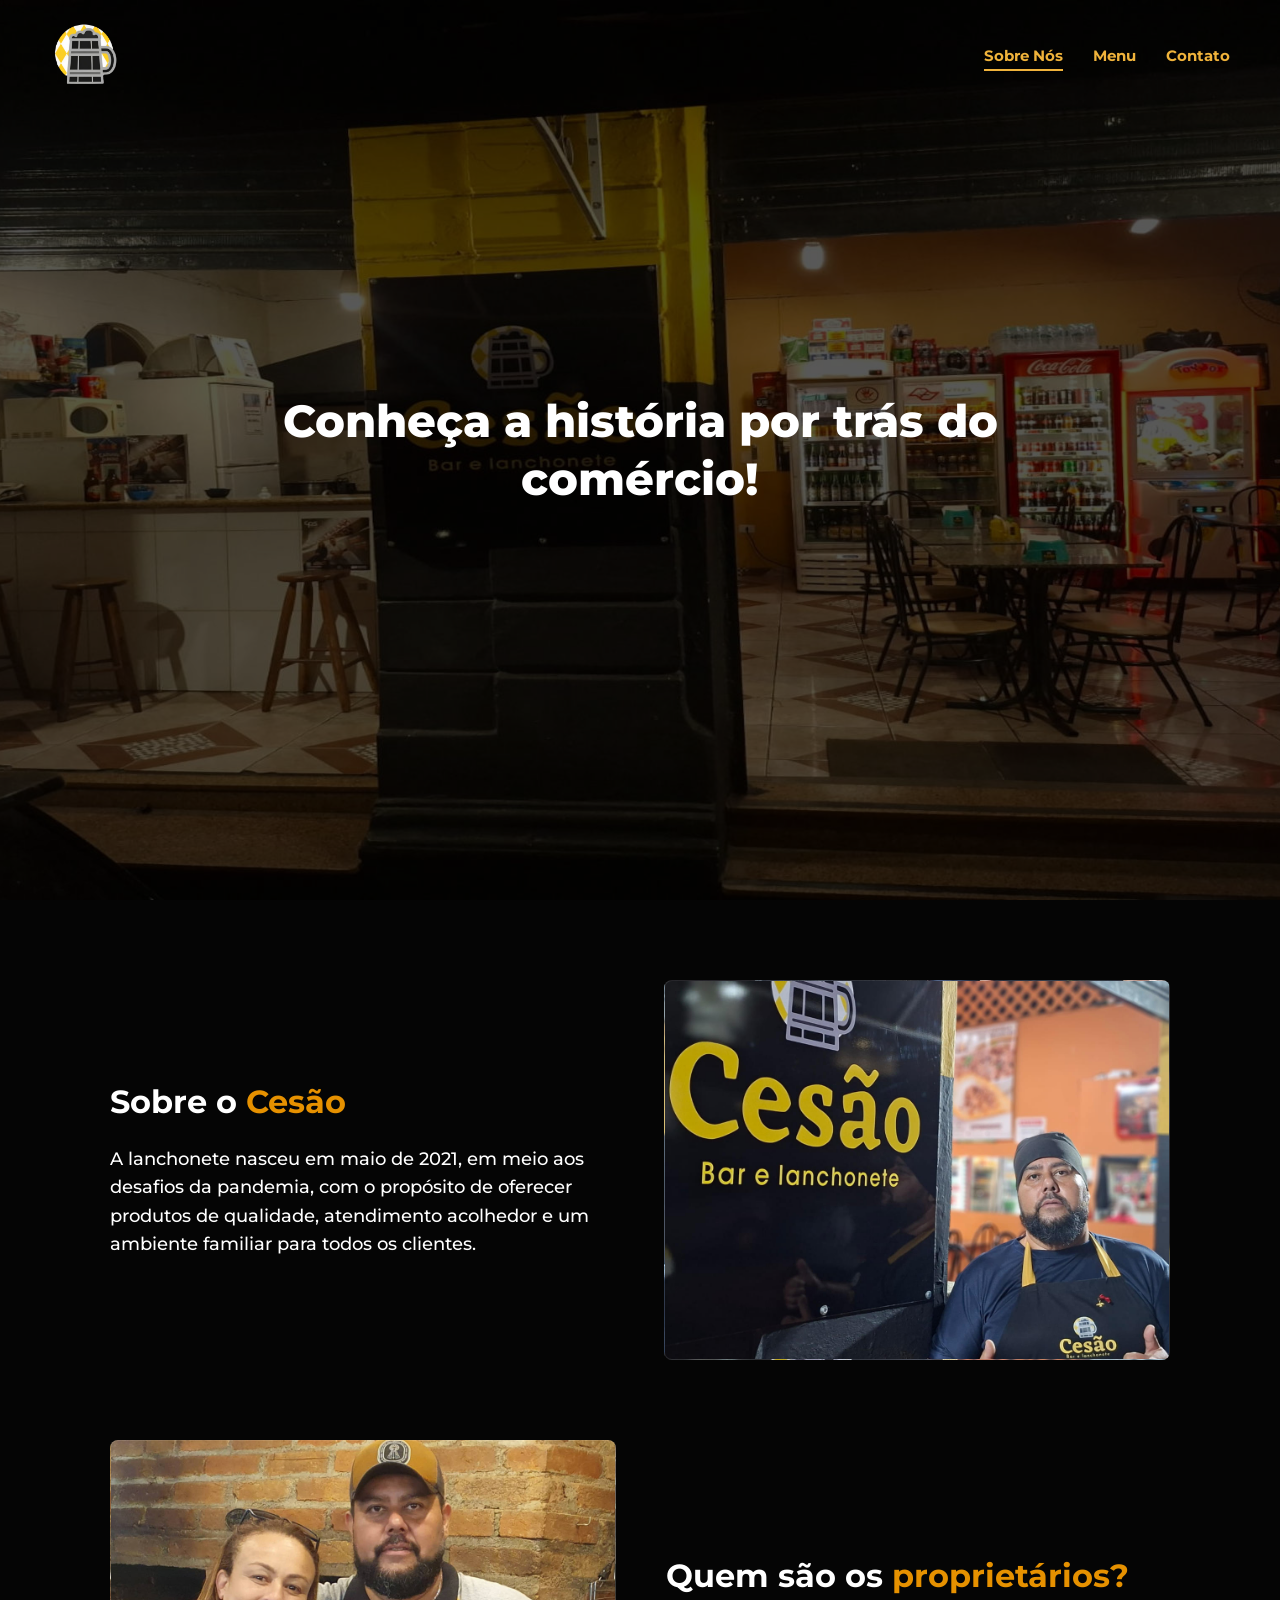
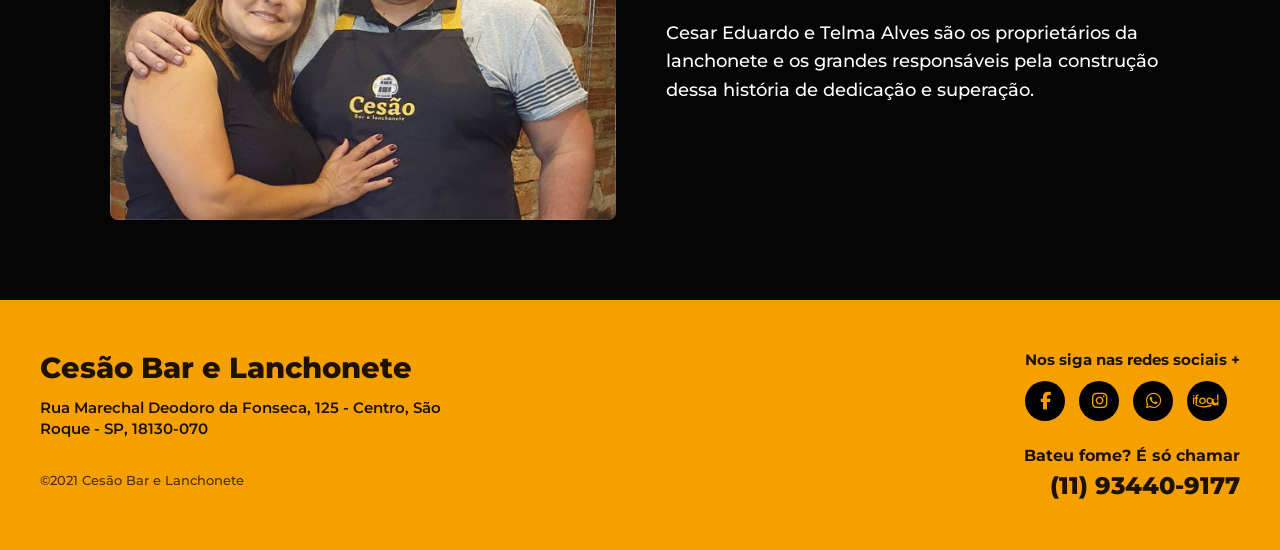
<file: pages/sobre.html>
<!DOCTYPE html>
<html lang="pt-br">

<head>
    <meta charset="UTF-8">
    <meta name="viewport" content="width=device-width, initial-scale=1.0">
    <title>Sobre Nós - Cesão Bar e Lanchonete</title>
    <link rel="preconnect" href="https://fonts.googleapis.com">
    <link rel="preconnect" href="https://fonts.gstatic.com" crossorigin>
    <link href="https://fonts.googleapis.com/css2?family=Montserrat:wght@400;500;600;700;800&display=swap"
        rel="stylesheet">
    <link rel="stylesheet" href="https://cdnjs.cloudflare.com/ajax/libs/font-awesome/6.5.1/css/all.min.css">
    <link rel="stylesheet" href="../css/sobre.css">
</head>

<body>
    <header class="navbar">
        <a href="../index.html">
            <div class="logo"></div>
        </a>

        <i id="burguer" class="fa-solid fa-bars"></i>

        <ul id="menu-links" class="nav-links">
            <li><a href="sobre.html" class="active">Sobre Nós</a></li>
            <li><a href="./menu.html">Menu</a></li>
            <li><a href="./contato.html">Contato</a></li>
        </ul>
    </header>

    <main>
        <section class="about-hero">
            <div class="hero-overlay">
                <h1>Conheça a história por trás do comércio!</h1>
            </div>
        </section>

        <section class="about-section max-container">
            <div class="section-text">
                <h2>Sobre o <span class="highlight-orange">Cesão</span></h2>
                <p>A lanchonete nasceu em maio de 2021, em meio aos desafios da pandemia, com o propósito de oferecer
                    produtos de qualidade, atendimento acolhedor e um ambiente familiar para todos os clientes.</p>
            </div>
            <div class="section-image banner-cesao"></div>
        </section>

        <section class="about-section reverse max-container">
            <div class="section-text">
                <h2>Quem são os <span class="highlight-orange">proprietários?</span></h2>
                <p>Cesar Eduardo e Telma Alves são os proprietários da lanchonete e os grandes responsáveis pela
                    construção dessa história de dedicação e superação.</p>
            </div>
            <div class="section-image casal-cesao"></div>
        </section>
    </main>

    <footer class="footer">
        <div class="footer-left">
            <h2>Cesão Bar e Lanchonete</h2>
            <p>Rua Marechal Deodoro da Fonseca, 125 - Centro, São Roque - SP, 18130-070</p>
            <span>©2021 Cesão Bar e Lanchonete</span>
        </div>

        <div class="footer-right">
            <div class="social">
                <p>Nos siga nas redes sociais +</p>
                <div class="icons">
                    <a href="https://www.facebook.com/p/Ces%C3%A3o-Bar-e-Lanchonete-100068555546160/" target="_blank"
                        rel="noopener"><i class="fa-brands fa-facebook-f"></i></a>
                    <a href="https://www.instagram.com/cesao_bar_e_lanchonte/" target="_blank" rel="noopener"><i
                            class="fa-brands fa-instagram"></i></a>
                    <a href="https://wa.me/5511934409177" target="_blank" rel="noopener"><i
                            class="fa-brands fa-whatsapp"></i></a>

                    <a href="https://www.ifood.com.br/delivery/sao-roque-sp/cesao-bar-e-lanchonete-centro/16f97193-c8cc-420b-a007-33f4ebbc0f67"
                        target="_blank" rel="noopener" class="btn-ifood" title="iFood">
                        <svg viewBox="0 0 100 50" width="28" height="28">
                            <path
                                d="M7.7,13.6H3v21h4.7V13.6z M5.4,4.7c-1.5,0-2.8,1.2-2.8,2.8s1.2,2.8,2.8,2.8s2.8-1.2,2.8-2.8S6.9,4.7,5.4,4.7z M20.7,13.6h-4v-3.7c0-1.5,0.9-2.4,2.4-2.4c0.8,0,1.5,0.2,1.9,0.3l0.8-3.7c-0.9-0.3-2-0.5-3.4-0.5c-4.5,0-6.4,2.6-6.4,6.3v3.7h-3.3v4h3.3v17h4.7v-17h4V13.6z M35,13.1c-6.9,0-11.4,5-11.4,11.2c0,6.3,4.5,11.2,11.4,11.2c6.9,0,11.4-5,11.4-11.2C46.4,18.1,41.9,13.1,35,13.1z M35,31.4c-4,0-6.6-3-6.6-7c0-4.1,2.6-7.1,6.6-7.1c4,0,6.6,3,6.6,7.1C41.6,28.4,39,31.4,35,31.4z M59.2,13.1c-6.9,0-11.4,5-11.4,11.2c0,6.3,4.5,11.2,11.4,11.2c6.9,0,11.4-5,11.4-11.2C70.6,18.1,66.1,13.1,59.2,13.1z M59.2,31.4c-4,0-6.6-3-6.6-7c0-4.1,2.6-7.1,6.6-7.1c4,0,6.6,3,6.6,7.1C65.8,28.4,63.2,31.4,59.2,31.4z M83.5,3.4v17.8c-1.5-2.1-4-3.4-7.1-3.4c-6.1,0-10.7,5-10.7,11.2c0,6.3,4.5,11.2,10.7,11.2c3.1,0,5.6-1.3,7.1-3.4v3h4.7V3.4H83.5z M79,31.4c-4,0-6.6-3-6.6-7c0-4.1,2.6-7.1,6.6-7.1s6.6,3,6.6,7.1C85.6,28.4,83,31.4,79,31.4z M17.2,38.2c13.6,5.4,29.4,5.2,42.8-0.6c1.6-0.7,3.4-1.7,4.7-2.6l1.4,5.5c-1.9,1.1-4.1,2.2-6.3,2.9c-14.5,5-30.8,4-44.5-2.9c-2.2-1.1-4.3-2.5-5.8-3.7l4.5-3.6C15.3,37,16.2,37.7,17.2,38.2z" />
                        </svg>
                    </a>
                </div>
            </div>
            <div class="contato-rapido">
                <p>Bateu fome? É só chamar</p>
                <strong>(11) 93440-9177</strong>
            </div>
        </div>
    </footer>

    <script src="../javascript/script.js"></script>
</body>

</html>
</file>
<file: css/style.css>
/* ==========================================================================
   1. CONFIGURAÇÕES GERAIS E RESETS
   ========================================================================== */
* {
    margin: 0;
    padding: 0;
    box-sizing: border-box;
    font-family: 'Montserrat', sans-serif;
    text-decoration: none;
    list-style: none;
}

body {
    background: #000000;
    color: #fff;
    display: flex;
    flex-direction: column;
    min-height: 100vh;
}

/* ==========================================================================
   2. NAVBAR & MENU DESKTOP
   ========================================================================== */
.navbar {
    position: fixed;
    top: 0;
    left: 0;
    width: 100%;
    display: flex;
    justify-content: space-between;
    align-items: center;
    padding: 20px 50px;
    background-color: transparent;
    z-index: 1000;
    transition: background-color 0.3s ease;
}

.logo {
    width: 70px;
    height: 70px;
    background-image: url(../imagens/logo.png);
    background-size: cover;
    background-position: center;
    background-repeat: no-repeat;
}

/* ALTERADO: Usando o ID + Classe para garantir poder máximo no Desktop */
#menu-links.nav-links {
    display: flex !important;
    /* O !important garante que ele ignore qualquer display:none residual */
    gap: 30px;
}

#menu-links.nav-links a {
    color: #f0b33b;
    text-decoration: underline;
    font-weight: 700;
    font-size: 15px;
}

#menu-links.nav-links a:hover {
    opacity: 0.8;
}


/* Escondido no Desktop por padrão */
i#burguer {
    display: none;
    color: #f0b33b;
    /* Laranja Mostarda */
    font-size: 35px;
    cursor: pointer;
    z-index: 10001;
    /* Fica acima de tudo */
}

i#burguer:hover {
    opacity: 0.8;
}

/* ==========================================================================
   3. HERO SECTION (BANNER COM FOTO DE FUNDO)
   ========================================================================== */
.hero {
    background: linear-gradient(rgba(0, 0, 0, 0.6), rgba(0, 0, 0, 0.8)), url('../imagens/fundo1920x1080.jpeg');
    background-size: cover;
    background-position: center;
    min-height: 100vh;
    display: flex;
    flex-direction: column;
}

.hero-content {
    flex: 1;
    display: flex;
    flex-direction: column;
    justify-content: center;
    align-items: center;
    text-align: center;
    padding: 0 20px;
    margin-top: 60px;
}

.hero-content h1 {
    font-size: 3rem;
    font-weight: 700;
    margin-bottom: 15px;
    max-width: 600px;
}

.hero-content p {
    font-size: 1.2rem;
    color: #cccccc;
    margin-bottom: 30px;
}

.hero-buttons {
    display: flex;
    gap: 20px;
}

.btn {
    padding: 12px 30px;
    border-radius: 5px;
    font-weight: 600;
    transition: all 0.3s ease;
    cursor: pointer;
    text-align: center;
    display: inline-block;
}

.btn-primary,
.btn-secondary {
    background-color: #ffffff;
    color: #000000;
    border: 2px solid #ffffff;
}

.btn-primary:hover,
.btn-secondary:hover {
    background-color: transparent;
    color: #ffffff;
    border-color: #ffffff;
}

/* ==========================================================================
   4. SEÇÃO FAVORITOS
   ========================================================================== */
.secao-favoritos {
    padding: 80px 50px;
    background-color: #000000;
    text-align: center;
}

.secao-favoritos h2 {
    font-size: 2.6rem;
    font-weight: 700;
    margin-bottom: 50px;
    color: #ffffff;
    letter-spacing: 1px;
}

.category-grid {
    display: grid;
    grid-template-columns: repeat(auto-fit, minmax(240px, 1fr));
    gap: 20px;
    max-width: 1200px;
    margin: 0 auto;
}

.coxinha-card,
.assado-card,
.lanche-card,
.pastel-card {
    background-color: #111111;
    border-radius: 12px;
    overflow: hidden;
    display: flex;
    flex-direction: column;
    transition: transform 0.3s ease;
    text-align: left;
    width: 100%;
    max-width: 280px;
    margin: 0 auto;
}

.coxinha-card:hover,
.assado-card:hover,
.lanche-card:hover,
.pastel-card:hover {
    transform: translateY(-5px);
}

.coxinha-card img,
.assado-card img,
.lanche-card img,
.pastel-card img {
    width: 100%;
    height: 220px;
    object-fit: cover;
}

.coxinha-info,
.assado-info,
.lanche-info,
.pastel-info {
    padding: 15px;
    display: flex;
    flex-direction: column;
    flex-grow: 1;
    justify-content: space-between;
}

.coxinha-info h3,
.assado-info h3,
.lanche-info h3,
.pastel-info h3 {
    font-size: 1.1rem;
    margin-bottom: 6px;
}

.coxinha-info p,
.assado-info p,
.lanche-info p,
.pastel-info p {
    font-size: 0.85rem;
    color: #aaaaaa;
    margin-bottom: 15px;
    line-height: 1.4;
}

.botao-card {
    display: block;
    text-align: center;
    background-color: transparent;
    color: #ff9f1c;
    border: 1px solid #ff9f1c;
    padding: 8px 15px;
    border-radius: 5px;
    font-weight: 500;
    font-size: 0.9rem;
    transition: all 0.3s ease;
}

.botao-card:hover {
    background-color: #ff9f1c;
    color: #000000;
}

.category-grid>p {
    grid-column: 1 / -1;
    text-align: center;
    color: #777777;
    font-size: 1rem;
    margin-top: 30px;
    font-style: italic;
}

/* ==========================================================================
   5. SEÇÃO SOBRE NÓS
   ========================================================================== */
.about {
    background: linear-gradient(rgba(0, 0, 0, 0.5), rgba(0, 0, 0, 0.7)), url('../imagens/assadosfundo.jpeg');
    background-size: cover;
    background-position: center;
    padding: 60px 20px;
    width: 100%;
    min-height: 70vh;
    display: flex;
    align-items: center;
    justify-content: center;
}

.about-content {
    text-align: center;
}

.about-content h2 {
    font-size: 2.5rem;
    margin-bottom: 10px;
}

.about-content .subtitle {
    color: #ff9f1c;
    font-weight: bold;
    letter-spacing: 2px;
}

/* ==========================================================================
   6. COMO RESERVAR
   ========================================================================== */
.how-to-order {
    padding: 80px 20px;
    text-align: center;
    background-color: #000000;
}

.how-to-order h2,
.faq h2 {
    color: #ff9f1c;
    margin-bottom: 40px;
    font-size: 2rem;
}

.steps-grid {
    display: grid;
    grid-template-columns: repeat(auto-fit, minmax(220px, 1fr));
    gap: 25px;
    max-width: 1100px;
    margin: 0 auto 40px auto;
}

.pedido-card,
.sacola-card,
.whatsapp-card,
.delivery-card {
    background: #0a0a0a;
    padding: 20px;
    border-radius: 8px;
    text-align: center;
}

.pedido-img,
.sacola-img,
.whatsapp-img,
.delivery-img {
    width: 100%;
    height: 180px;
    object-fit: contain;
    background-color: #ffffff;
    border-radius: 6px;
    margin-bottom: 15px;
    padding: 5px;
}

.pedido-card p,
.sacola-card p,
.whatsapp-card p,
.delivery-card p {
    font-size: 0.95rem;
    color: #dddddd;
    line-height: 1.4;
}

.botaoreserva {
    background-color: #ff9f1c;
    color: #000000;
    border: 2px solid #ff9f1c;
    padding: 15px 35px;
    border-radius: 5px;
    font-weight: 600;
    transition: all 0.3s ease;
    cursor: pointer;
}

.botaoreserva:hover {
    background-color: transparent;
    color: #ff9f1c;
}

/* ==========================================================================
   7. FAQ (ACCORDION)
   ========================================================================== */
.faq {
    padding: 60px 20px;
    max-width: 800px;
    margin: 0 auto;
}

.faq-container {
    display: flex;
    flex-direction: column;
    gap: 15px;
}

.faq-item {
    border-bottom: 1px solid #222222;
    padding-bottom: 10px;
}

.faq-question {
    width: 100%;
    background: transparent;
    border: none;
    color: #ffffff;
    font-size: 1.1rem;
    text-align: left;
    display: flex;
    justify-content: space-between;
    align-items: center;
    padding: 15px 0;
    cursor: pointer;
}

.faq-answer {
    max-height: 0;
    overflow: hidden;
    transition: max-height 0.2s ease-out;
    color: #aaaaaa;
}

/*--- FOOTER --- */
.footer {
    background: #f6a000;
    color: #1d1200;
    padding: 50px 80px;
    display: flex;
    justify-content: space-between;
    align-items: flex-start;
    gap: 40px;
}

.footer-left {
    max-width: 450px;
}

.footer-left h2 {
    font-size: 1.8rem;
    font-weight: 800;
    margin-bottom: 12px;
}

.footer-left p {
    font-size: 0.95rem;
    margin-bottom: 30px;
    font-weight: 600;
    line-height: 1.4;
}

.footer-left span {
    font-size: 0.8rem;
    font-weight: 500;
    opacity: 0.8;
}

.footer-right {
    display: flex;
    flex-direction: column;
    gap: 35px;
    text-align: right;
    align-items: flex-end;
}

.social p {
    font-size: 0.95rem;
    font-weight: 700;
    margin-bottom: 12px;
}

.icons {
    display: flex;
    gap: 14px;
}

.icons a {
    width: 40px;
    height: 40px;
    border-radius: 50%;
    background: #000;
    color: #f6a000;
    display: flex;
    align-items: center;
    justify-content: center;
    text-decoration: none;
    font-size: 1.1rem;
    transition: transform 0.2s;
}

.icons a:hover {
    transform: scale(1.08);
}

/* Centralização e tamanho ideal para a logo inteira do iFood */
.icons a.btn-ifood {
    display: inline-flex;
    align-items: center;
    justify-content: center;
}

.icons a.btn-ifood svg {
    fill: #f6a000; /* Cor amarela do Cesão */
    transition: transform 0.2s;
    width: 25px;   /* Tamanho perfeito para o texto e o sorriso aparecerem nítidos */
    height: auto;
}

.icons a.btn-ifood:hover svg {
    transform: scale(1.08);
}


.contato-rapido p {
    font-size: 1rem;
    font-weight: 700;
    margin-bottom: 6px;
}

.contato-rapido strong {
    font-size: 1.5rem;
    font-weight: 800;
}


/* ==========================================================================
   9. MEDIA QUERIES (MÁGICA DA RESPONSIVIDADE - MOBILE)
   ========================================================================== */
@media (max-width: 768px) {
    .navbar {
        padding: 15px 20px;
        background-color: rgba(0, 0, 0, 0.85);
        backdrop-filter: blur(5px);
    }

    i#burguer {
        display: block;
    }

    /* O menu em coluna e escondido AGORA SÓ EXISTE NO MOBILE */
    #menu-links.nav-links {
        display: flex !important;
        position: fixed;
        top: 0;
        right: 0;
        width: 70vw;
        height: 100vh;
        background-color: #111111;
        z-index: 10000;

        flex-direction: column;
        align-items: center;
        justify-content: center;
        gap: 30px;
        padding: 40px;

        /* Estado inicial escondido na lateral */
        transform: translateX(100%);
        transition: transform 0.4s ease-in-out;
        box-shadow: -5px 0px 15px rgba(0, 0, 0, 0.7);
    }

    #menu-links.nav-links a {
        font-size: 1.5rem;
        color: #f0b33b;
        font-size: 24px;
        font-weight: 800;
        text-decoration: none;
        letter-spacing: 1px;
        display: block;
        padding: 15px 40px;
        transition: transform 0.2s ease, color 0.2s ease;
    }

    #menu-links.nav-links a:active {
        transform: scale(1.05);
        color: #ffffff;
    }

    /* Quando o JS colocar a classe active */
    #menu-links.nav-links.active {
        transform: translateX(0);
    }

    /* Outros ajustes móveis do seu layout */
    .hero-content h1 {
        font-size: 1.8rem;
    }

    .hero-content p {
        font-size: 1rem;
    }

    .secao-favoritos h2,
    .about-content h2 {
        font-size: 1.8rem;
    }

    .about {
        min-height: 40vh;
    }

    .category-grid {
        grid-template-columns: repeat(auto-fit, minmax(140px, 1fr));
        gap: 12px;
    }

    .coxinha-card,
    .assado-card,
    .lanche-card,
    .pastel-card {
        max-width: none;
    }

    .coxinha-card img,
    .assado-card img,
    .lanche-card img,
    .pastel-card img {
        height: 150px;
    }

    .pedido-img,
    .sacola-img,
    .whatsapp-img,
    .delivery-img {
        height: 140px;
    }
}

/* ==========================================================================
   10. ANIMAÇÃO DE ENTRADA DOS LINKS
   ========================================================================== */
@keyframes navLinkFade {
    from {
        opacity: 0;
        transform: translateX(50px);
    }

    to {
        opacity: 1;
        transform: translateX(0);
    }
}

/* ==========================================================================
   ESTILOS EXCLUSIVOS DO ACCORDION DE FAQ
   ========================================================================== */
.faq {
    padding: 60px 20px;
    max-width: 800px;
    margin: 0 auto;
    width: 100%; /* Garante que ele não quebre no layout flex do body */
}

.faq h2 {
    color: #ff9f1c;
    margin-bottom: 40px;
    font-size: 2rem;
    text-align: center;
}

.faq-container {
    display: flex;
    flex-direction: column;
    gap: 15px;
}

.faq-item {
    border-bottom: 1px solid #222222;
    padding-bottom: 10px;
}

.faq-question {
    width: 100%;
    background: transparent;
    border: none;
    color: #ffffff;
    font-size: 1.1rem;
    font-weight: 700;
    font-family: 'Montserrat', sans-serif;
    text-align: left;
    display: flex;
    justify-content: space-between;
    align-items: center;
    padding: 15px 0;
    cursor: pointer;
    transition: color 0.3s ease;
}

.faq-question:hover {
    color: #ff9f1c;
}

/* O Segredo do Accordion: Começa com altura 0 e escondido */
.faq-answer {
    max-height: 0;
    overflow: hidden;
    transition: max-height 0.3s ease-out; /* Transição suave */
}

.faq-answer p {
    color: #aaaaaa;
    padding: 10px 0 15px 0;
    font-size: 0.95rem;
    line-height: 1.5;
}

/* Estilo para a setinha rodar quando estiver ativo */
.faq-question .arrow {
    transition: transform 0.3s ease;
    display: inline-block;
    color: #ff9f1c;
}

/* Classe que o JavaScript vai aplicar no botão para girar a seta */
.faq-question.active .arrow {
    transform: rotate(180deg);
}
</file>
<file: css/menu.css>
* {
    margin: 0;
    padding: 0;
    box-sizing: border-box;
}

html, body {
    height: 100%;
    margin: 0;
}

body {
    font-family: 'Montserrat', sans-serif;
    background: #000000;
    color: #fff;
    display: flex;
    flex-direction: column;
    min-height: 100vh; /* Garante que o body ocupe toda a altura da tela */
}

/* --- HEADER / TOPBAR --- */
.topbar {
    display: flex;
    justify-content: space-between;
    align-items: center;
    padding: 24px 40px; /* Um pouco mais de respiro como no Figma */
    border-bottom: 1px dotted rgba(255,255,255,0.15);
}

.logo {
    width: 70px;
    height: 70px;
    background-image: url(../imagens/logo.png);
    background-size: cover;
    background-position: center;
    background-repeat: no-repeat;
}

.nav {
    display: flex;
    gap: 28px;
}

.nav a {
    color: #f0b33b;
    text-decoration: underline; /* Linha embaixo igual ao Figma */
    font-weight: 700;
    font-size: 14px;
}

.nav a:hover {
    opacity: 0.8;
}

/* --- CONTEÚDO PRINCIPAL --- */
.first-text {
    text-align: center;
    font-size: 2.2rem; /* Um pouco mais robusto como no Figma */
    font-weight: 700;
    margin-top: 100px;
    margin-bottom: 70px;
}

main {
    flex: 1; /* Garante que empurra o footer pro final da tela */
}

.categorias {
    width: min(1020px, 92%);
    margin: 0 auto;
    display: flex;         /* Mudamos de Grid para Flex */
    flex-wrap: wrap;       /* Permite que os cards que não couberem quebrem de linha */
    justify-content: center; /* CENTRALIZA os elementos de cada linha! */
    gap: 45px 24px;        /* Mantém o espaçamento vertical e horizontal */
    padding-bottom: 120px;
}

/* --- CARDS DE CATEGORIAS --- */
.card {
    text-align: center;
    gap: 24px; /* Calcula o tamanho para caberem exatamente 4 cards por linha */
    min-width: 200px;        /* Impede que eles fiquem esmagados em telas menores */
    justify-content: center;

    align-items: center;
}

.card:hover {
    transform: translateY(-4px); /* Eleva levemente o card */
    opacity: 0.9;
}

.card img {
    width: 100%;
    height: 180px; /* Aumentado para corrigir a proporção achatada */
    object-fit: cover;
    border-radius: 14px; /* Borda mais arredondada */
    display: block;
}

.card p {
    margin-top: 16px;
    font-size: 15px;
    font-weight: 700; /* Texto em negrito bem marcado */
    color: #fff;
    letter-spacing: 0.5px; /* Pequeno espaçamento entre letras para dar mais presença */
}

/*--- FOOTER --- */
.footer {
    background: #f6a000;
    color: #1d1200;
    padding: 50px 80px;
    display: flex;
    justify-content: space-between;
    align-items: flex-start;
    gap: 40px;
}

.footer-left {
    max-width: 450px;
}

.footer-left h2 {
    font-size: 1.8rem;
    font-weight: 800;
    margin-bottom: 12px;
}

.footer-left p {
    font-size: 0.95rem;
    margin-bottom: 30px;
    font-weight: 600;
    line-height: 1.4;
}

.footer-left span {
    font-size: 0.8rem;
    font-weight: 500;
    opacity: 0.8;
}

.footer-right {
    display: flex;
    flex-direction: column;
    gap: 35px;
    text-align: right;
    align-items: flex-end;
}

.social p {
    font-size: 0.95rem;
    font-weight: 700;
    margin-bottom: 12px;
}

.icons {
    display: flex;
    gap: 14px;
}

.icons a {
    width: 40px;
    height: 40px;
    border-radius: 50%;
    background: #000;
    color: #f6a000;
    display: flex;
    align-items: center;
    justify-content: center;
    text-decoration: none;
    font-size: 1.1rem;
    transition: transform 0.2s;
}

.icons a:hover {
    transform: scale(1.08);
}

/* Centralização e tamanho ideal para a logo inteira do iFood */
.icons a.btn-ifood {
    display: inline-flex;
    align-items: center;
    justify-content: center;
}

.icons a.btn-ifood svg {
    fill: #f6a000; /* Cor amarela do Cesão */
    transition: transform 0.2s;
    width: 25px;   /* Tamanho perfeito para o texto e o sorriso aparecerem nítidos */
    height: auto;
}

.icons a.btn-ifood:hover svg {
    transform: scale(1.08);
}

.contato-rapido p {
    font-size: 1rem;
    font-weight: 700;
    margin-bottom: 6px;
}

.contato-rapido strong {
    font-size: 1.5rem;
    font-weight: 800;
}


/* --- RESPONSIVIDADE --- */
@media (max-width: 950px) {
    .categorias {
        grid-template-columns: repeat(2, 1fr);
    }
}

@media (max-width: 650px) {
    .topbar {
        flex-direction: column;
        gap: 16px;
        text-align: center;
    }
    .footer {
        flex-direction: column;
        text-align: center;
        align-items: center;
    }
    .footer-right {
        align-items: center;
        text-align: center;
    }
    .icons {
        justify-content: center;
    }
}

.card {
    text-align: center;
    width: 237px;          
    display: flex;
    flex-direction: column;
    align-items: center;
    justify-content: center;
    transition: transform 0.2s, opacity 0.2s;
}

.card:hover {
    transform: translateY(-4px); 
    opacity: 0.9;
}

.card img {
    width: 100%;           
    height: 237px;         
    object-fit: cover;     
    border-radius: 14px;   
    display: block;
}
</file>
<file: css/contato.css>
* {
    margin: 0;
    padding: 0;
    box-sizing: border-box;
}

body {
    font-family: 'Montserrat', sans-serif;
    background: #050505;
    color: #fff;
    overflow-x: hidden;
}

/* --- TOPBAR --- */
.topbar {
    display: flex;
    justify-content: space-between;
    align-items: center;
    padding: 14px 40px;
    border-bottom: 1px solid rgba(255,255,255,0.1);
}

.logo {
    width: 70px;
    height: 70px;
    background-image: url(../imagens/logo.png);
    background-size: cover;
    background-position: center;
    background-repeat: no-repeat;
}

.logo:hover {
    opacity: 0.8;
}

.nav {
    display: flex;
    gap: 28px;
}

.nav a {
    color: #f0b33b;
    text-decoration: none;
    font-weight: 700;
    font-size: 14px;
}

.nav a:hover {
    opacity: 0.8;
}

/* --- HEADER DA RESERVA --- */
.reserve-header {
    text-align: center;
    margin-top: 60px;
    margin-bottom: 40px;
}

.reserve-header h2 {
    font-size: 2.5rem;
    font-weight: 700;
    margin-bottom: 10px;
}

.reserve-header p {
    color: #a0a0a0;
    font-size: 0.95rem;
}

/* --- FORMULÁRIO --- */
.form-container {
    display: flex;
    justify-content: center;
    padding: 0 20px;
    margin-bottom: 80px;
}

.form-container form {
    width: 100%;
    max-width: 700px;
    display: flex;
    flex-direction: column;
    gap: 24px;
}

.input-group {
    display: flex;
    flex-direction: column;
    gap: 8px;
}

.input-group label {
    font-size: 0.85rem;
    font-weight: 600;
    color: #fff;
}

.required {
    color: #cc3333;
}

.input-wrapper {
    position: relative;
    display: flex;
    align-items: center;
}

.input-wrapper input,
.input-wrapper select {
    width: 100%;
    background: transparent;
    border: 1px solid rgba(255, 255, 255, 0.2);
    border-radius: 6px;
    padding: 14px 16px;
    color: #fff;
    font-family: 'Montserrat', sans-serif;
    font-size: 0.9rem;
    appearance: none;
    cursor: pointer;
}

.input-wrapper select option {
    background: #111;
    color: #fff;
}

.input-wrapper i {
    position: absolute;
    right: 16px;
    color: rgba(255, 255, 255, 0.4);
    font-size: 0.8rem;
    pointer-events: none;
}

/* Customização do input de quantidade */
.input-qtd {
    width: 70px; /* Deixa o campo menor e proporcional */
    flex: none;
}

/* Container do controle de quantidade (-) 1 (+) */
.controle-qtd {
    display: flex;
    align-items: center;
    background-color: #0d0d0d; /* Fundo escuro igual aos selects */
    border: 1px solid #262626;  /* Borda sutil */
    border-radius: 6px;
    height: 45px;               /* Mesma altura dos seus campos */
    padding: 0 4px;
    flex: none;
}

/* Botões de + e - */
.btn-qtd {
    background: none;
    border: none;
    color: #ffb703;            /* Cor amarela do seu tema */
    font-size: 16px;
    font-weight: bold;
    width: 28px;
    height: 100%;
    cursor: pointer;
    transition: background 0.2s;
    display: flex;
    align-items: center;
    justify-content: center;
}

.btn-qtd:hover {
    background-color: rgba(255, 183, 3, 0.1);
    border-radius: 4px;
}

/* Número da quantidade no meio */
.num-qtd {
    color: #ffffff;
    font-size: 14px;
    font-weight: bold;
    min-width: 20px;
    text-align: center;
    user-select: none; /* Evita que o usuário selecione o texto ao clicar rápido */
}

/* Espaçamento vertical e alinhamento dos itens */
.pedido-item {
    margin-bottom: 12px;
    display: flex;
    gap: 10px;
    align-items: center;
}

.pedido-item:last-child {
    margin-bottom: 15px;
}

/* Botão Vermelho de Remover */
.btn-remove-item {
    background-color: rgba(255, 0, 0, 0.1);
    border: 1px solid #ff0000;
    color: #ff0000;
    width: 36px;
    height: 36px;
    border-radius: 6px;
    cursor: pointer;
    display: flex;
    align-items: center;
    justify-content: center;
    flex: none;
}

/* Ajuste de responsividade para celular */
@media (max-width: 850px) {
    .input-qtd {
        width: 100%; /* No mobile ele vira uma linha completa igual aos selects */
    }
}

textarea {
    width: 100%;
    height: 120px;
    background: transparent;
    border: 1px solid rgba(255, 255, 255, 0.2);
    border-radius: 6px;
    padding: 14px 16px;
    color: #fff;
    font-family: 'Montserrat', sans-serif;
    font-size: 0.9rem;
    resize: none;
}

.btn-submit {
    background: #e69100;
    color: #fff;
    border: none;
    border-radius: 6px;
    padding: 16px;
    font-family: 'Montserrat', sans-serif;
    font-weight: 700;
    text-transform: lowercase;
    cursor: pointer;
    font-size: 1rem;
    transition: 0.2s;
    margin-top: 10px;
}

.btn-submit:hover {
    background: #cc8000;
}

.form-legend {
    text-align: center;
    font-size: 0.75rem;
    color: rgba(255, 255, 255, 0.5);
}

/* --- SEÇÃO DINÂMICA DE PEDIDOS --- */
.items-container {
    display: flex;
    flex-direction: column;
    gap: 12px;
    margin-bottom: 8px;
}

/* Espaçamento vertical entre as linhas de pedido */
.pedido-item {
    margin-bottom: 12px; /* Cria o espaço em baixo de cada linha */
    display: flex;       /* Garante que os elementos internos fiquem alinhados */
    gap: 10px;           /* Mantém o espaçamento horizontal padrão entre os selects */
    align-items: center; /* Alinha tudo perfeitamente pelo meio na vertical */
}

/* Remove a margem do último item para não empurrar o botão de adicionar para longe */
.pedido-item:last-child {
    margin-bottom: 15px; 
}

.select-dinamico {
    flex: 1;
}

.btn-add-more {
    background: transparent;
    border: 1px dashed #f0b33b;
    color: #f0b33b;
    padding: 10px 14px;
    border-radius: 6px;
    font-family: 'Montserrat', sans-serif;
    font-weight: 600;
    font-size: 0.85rem;
    cursor: pointer;
    display: flex;
    align-items: center;
    gap: 8px;
    width: max-content;
    transition: 0.2s;
}

.btn-add-more:hover {
    background: rgba(240, 179, 59, 0.1);
}

.btn-remove-item {
    background: rgba(204, 51, 51, 0.1);
    border: 1px solid rgba(204, 51, 51, 0.4);
    color: #cc3333;
    width: 48px;
    height: 48px;
    border-radius: 6px;
    cursor: pointer;
    display: flex;
    align-items: center;
    justify-content: center;
    font-size: 1rem;
    transition: 0.2s, color 0.2s;
}

.btn-remove-item:hover {
    background: #cc3333;
    color: #fff;
}

.fade-in {
    animation: fadeIn 0.3s ease-in-out;
}

@keyframes fadeIn {
    from { opacity: 0; transform: translateY(-5px); }
    to { opacity: 1; transform: translateY(0); }
}

/* --- SEÇÃO INFO & MAPS --- */
.info-maps-container {
    display: flex;
    max-width: 1000px;
    margin: 0 auto 100px;
    padding: 0 20px;
    gap: 40px;
    align-items: stretch;
}

.info-details {
    flex: 1;
    display: flex;
    flex-direction: column;
    gap: 30px;
    justify-content: center;
}

.info-item {
    display: flex;
    align-items: flex-start;
    gap: 16px;
    border: 1px solid rgba(255, 255, 255, 0.1);
    padding: 16px;
    border-radius: 6px;
}

.info-item h3 {
    font-size: 0.85rem;
    text-transform: uppercase;
    letter-spacing: 1px;
    margin-bottom: 4px;
    color: #fff;
}

.info-item p {
    font-size: 0.9rem;
    color: #b3b3b3;
    line-height: 1.4;
}

.icon-orange {
    color: #e69100;
    font-size: 1.4rem;
    margin-top: 2px;
    width: 24px;
    text-align: center;
}

/* Caixa de redes sociais estilizada */
.info-item.border-box.redes-contato {
    border: 1px solid rgba(255, 255, 255, 0.1);
    padding: 16px;
    border-radius: 6px;
}

.links-redes {
    display: flex;
    gap: 16px;
    margin-top: 6px;
    flex-wrap: wrap;
}

.links-redes a {
    color: #b3b3b3;
    text-decoration: none;
    font-size: 0.9rem;
    font-weight: 500;
    display: flex;
    align-items: center;
    gap: 6px;
    transition: color 0.2s;
}

.links-redes a:hover {
    color: #e69100;
}

.map-box {
    flex: 1.2;
    min-height: 350px;
    background: #111;
    border-radius: 4px;
    overflow: hidden;
}

/* --- FOOTER --- */
.footer {
    background: #f6a000;
    color: #1d1200;
    padding: 40px 60px;
    display: flex;
    justify-content: space-between;
    align-items: flex-start;
    gap: 40px;
    flex-wrap: wrap;
}

.footer-left {
    max-width: 400px;
}

.footer-left h2 {
    font-size: 1.8rem;
    font-weight: 800;
    margin-bottom: 12px;
}

.footer-left p {
    font-size: 0.9rem;
    margin-bottom: 24px;
    font-weight: 500;
}

.footer-left span {
    font-size: 0.8rem;
    opacity: 0.8;
}

.footer-right {
    display: flex;
    flex-direction: column;
    gap: 24px;
    text-align: right;
    align-items: flex-end;
}

.social p {
    font-size: 0.9rem;
    font-weight: 700;
    margin-bottom: 10px;
}

.icons {
    display: flex;
    gap: 12px;
}

.icons a {
    width: 36px;
    height: 36px;
    border-radius: 50%;
    background: #000;
    color: #f6a000;
    display: flex;
    align-items: center;
    justify-content: center;
    text-decoration: none;
    font-size: 1rem;
    transition: transform 0.2s;
}

.icons a:hover {
    transform: scale(1.05);
}

.contato-rapido p {
    font-size: 0.95rem;
    font-weight: 700;
    margin-bottom: 4px;
}

.contato-rapido strong {
    font-size: 1.3rem;
    font-weight: 800;
}

/* ==========================================================================
   2. NAVBAR & MENU DESKTOP (CORRIGIDO)
   ========================================================================== */
.navbar {
    position: fixed;
    top: 0;
    left: 0;
    width: 100%;
    display: flex;
    justify-content: space-between;
    align-items: center;
    padding: 20px 50px;
    background-color: #000000; /* Forçado preto para proteger o formulário */
    z-index: 1000;
    transition: background-color 0.3s ease;
    border-bottom: 1px solid rgba(255, 255, 255, 0.1);
}

.logo {
    width: 70px;
    height: 70px;
    background-image: url(../imagens/logo.png);
    background-size: cover;
    background-position: center;
    background-repeat: no-repeat;
}

#menu-links.nav-links {
    display: flex;
    gap: 30px;
}

#menu-links.nav-links a {
    color: #f0b33b;
    text-decoration: none; /* Removido underline estático do desktop */
    font-weight: 700;
    font-size: 15px;
    transition: color 0.2s;
}

#menu-links.nav-links a:hover {
    color: #ffffff;
}

i#burguer {
    display: none;
    color: #f0b33b;
    font-size: 30px;
    cursor: pointer;
    z-index: 10001;
}

/* Espaçador para o conteúdo não sumir debaixo da navbar fixa */
main {
    margin-top: 120px; 
}


/* ==========================================================================
   9. MEDIA QUERIES (MÁGICA DA RESPONSIVIDADE - MOBILE CORRIGIDO)
   ========================================================================== */
@media (max-width: 768px) {
    .navbar {
        padding: 15px 20px;
        background-color: rgba(0, 0, 0, 0.95);
        backdrop-filter: blur(5px);
    }

    i#burguer {
        display: block !important; /* Garante visibilidade */
    }

    /* Transforma os links na barra lateral mobile */
    #menu-links.nav-links {
        display: flex !important;
        position: fixed;
        top: 0;
        right: 0;
        width: 70vw;
        height: 100vh;
        background-color: #111111;
        z-index: 10000;

        flex-direction: column;
        align-items: center;
        justify-content: center;
        gap: 35px;
        padding: 40px;

        /* Escondido por padrão na direita */
        transform: translateX(100%);
        transition: transform 0.4s ease-in-out;
        box-shadow: -5px 0px 15px rgba(0, 0, 0, 0.7);
    }

    /* Quando o seu script.js colocar a classe .active via clique */
    #menu-links.nav-links.active {
        transform: translateX(0);
    }

    #menu-links.nav-links a {
        font-size: 22px;
        font-weight: 800;
        text-decoration: none;
        letter-spacing: 1px;
        display: block;
        padding: 10px 20px;
        width: 100%;
        text-align: center;
    }

    /* Ajustes finos do Formulário de Pedidos no Celular */
    main {
        margin-top: 100px;
    }

    .reserve-header h1 {
        font-size: 2rem;
    }

    .form-container {
        padding: 0 15px;
        margin-bottom: 50px;
    }

    /* Faz os campos triplos de Categoria/Subcategoria/Produto quebrarem linha em telas pequenas */
    .pedido-item {
        flex-direction: column;
        align-items: stretch;
        gap: 12px;
        background: rgba(255, 255, 255, 0.02);
        padding: 15px;
        border-radius: 8px;
        border: 1px solid rgba(255, 255, 255, 0.05);
    }

    .select-dinamico {
        width: 100% !important;
    }

    .controle-qtd {
        width: 100%;
        height: 48px;
        justify-content: space-between;
    }

    .esconder-celular {
        display: none !important;
    }

    .btn-add-more {
        width: 100%;
        justify-content: center;
        padding: 14px;
    }

    /* Responsividade do bloco de mapas */
    .info-maps-container {
        flex-direction: column;
        gap: 25px;
        margin-bottom: 50px;
    }

    .map-box {
        min-height: 280px;
        width: 100%;
    }

    /* Responsividade do Footer */
    .footer {
        flex-direction: column;
        align-items: center;
        text-align: center;
        padding: 40px 20px;
        gap: 30px;
    }

    .footer-right {
        align-items: center;
        text-align: center;
        width: 100%;
    }

    .icons {
        justify-content: center;
    }
}
/* ==========================================================================
   10. ANIMAÇÃO DE ENTRADA DOS LINKS
   ========================================================================== */
@keyframes navLinkFade {
    from {
        opacity: 0;
        transform: translateX(50px);
    }

    to {
        opacity: 1;
        transform: translateX(0);
    }
}
</file>
<file: css/cardapio.css>
* {
    margin: 0;
    padding: 0;
    box-sizing: border-box;
}

html, body {
    height: 100%;
}

body {
    font-family: 'Montserrat', sans-serif;
    background: #000000; 
    color: #fff;
    display: flex;
    flex-direction: column;
    min-height: 100vh;
}

/* --- HEADER / TOPBAR --- */
.topbar {
    display: flex;
    justify-content: space-between;
    align-items: center;
    padding: 30px 80px; 
    border-bottom: 1px dotted rgba(255, 255, 255, 0.15);
}

.logo {
    width: 70px;
    height: 70px;
    background-image: url(../imagens/logo.png);
    background-size: cover;
    background-position: center;
    background-repeat: no-repeat;
}

.nav {
    display: flex;
    gap: 35px;
}

.nav a {
    color: #f0b33b;
    text-decoration: underline;
    font-weight: 700;
    font-size: 15px;
}

.nav a:hover {
    opacity: 0.8;
}

main {
    flex: 1;
    padding-bottom: 100px;
}

/* --- SEÇÃO ÍCONES (SUPERIOR) --- */
.icones-categorias {
    max-width: 1100px;
    margin: 40px auto 0 auto;
    display: flex;
    flex-wrap: wrap;
    justify-content: center;
    gap: 30px;
    padding: 0 20px;
}

.item-categoria {
    text-align: center;
    width: 110px;
    text-decoration: none; /* Remove o sublinhado padrão de link */
    transition: transform 0.2s ease, opacity 0.2s ease;
}

/* Efeito ao passar o mouse nos ícones do topo */
.item-categoria:hover {
    transform: scale(1.05); /* Dá um leve zoom no ícone */
    opacity: 0.8;
}

.item-categoria img {
    width: 45px;
    height: 45px;
    object-fit: contain;
    margin-bottom: 8px;
}

.item-categoria p {
    font-size: 11px;
    font-weight: 600;
    color: #a5a5a5; /* Mantém a cor cinza estilosa */
}

/* --- TÍTULO PRINCIPAL --- */
.first-text {
    max-width: 1100px;
    margin: 60px auto 40px auto;
    padding: 0 40px;
    font-size: 2.5rem;
    font-weight: 800;
    text-align: left; /* Alinhado à esquerda conforme o print */
}

/* --- GRID DE PRODUTOS (BEBIDAS FRIAS) --- */
/* --- ESTILIZAÇÃO DAS NOVAS SUB-CATEGORIAS --- */
.container-bebidas {
    max-width: 1100px;
    margin: 0 auto;
}

.bloco-categoria {
    margin-bottom: 60px; /* Dá um espaço considerável entre uma categoria e outra */
}

.titulo-subcategoria {
    font-size: 1.5rem;
    font-weight: 700;
    color: #f6a000; /* Destaque em amarelo/laranja igual ao seu rodapé */
    margin: 0 auto 24px auto;
    padding: 0 40px;
    text-transform: uppercase;
    letter-spacing: 1px;
}

/* Garante o ajuste correto dos paddings laterais nas listas */
.grid-produtos {
    max-width: 1100px;
    margin: 0 auto;
    padding: 0 40px;
    display: flex;
    flex-wrap: wrap;
    justify-content: center; /* Se sobrarem 2 itens na última linha, eles centralizam */
    gap: 24px;
}
/* --- COMPORTAMENTO DOS CARDS CLICÁVEIS --- */
.card-produto {
    display: flex;
    flex-direction: column;
    text-decoration: none;
    transition: transform 0.2s ease, opacity 0.2s ease;
    
    /* Faz o cálculo exato para caberem 4 itens por linha menos o gap */
    width: calc(25% - 18px); 
    
    /* IMPORTANTE: Permite que o card diminua em telas menores, sem travar em um tamanho fixo */
    min-width: 160px; 
}

/* Ajuste na imagem para que ela acompanhe a redução do card proporcionalmente */
.card-produto .img-wrapper {
    width: 100%;
    /* Substituído de 'height: 240px' fixo para uma proporção baseada na largura */
    aspect-ratio: 1 / 1.1; 
    border-radius: 12px;
    overflow: hidden;
    background-color: #121212;
}

.card-produto img {
    width: 100%;
    height: 100%;
    object-fit: cover;
    display: block;
}

.card-produto p {
    margin-top: 14px;
    font-size: 14px;
    font-weight: 600;
    color: #ffffff; /* Garante que o texto continue branco mesmo sendo um link */
    text-align: left;
}

/* --- PREÇO DOS PRODUTOS --- */
.preco-produto {
    margin-top: 6px;
    font-size: 16px;
    font-weight: 700;
    color: #f6a000; /* Amarelo ouro igual ao rodapé */
    text-align: left;
}

.card-produto:hover {
    transform: scale(1.05);
}

/*--- FOOTER --- */
.footer {
    background: #f6a000;
    color: #1d1200;
    padding: 50px 80px;
    display: flex;
    justify-content: space-between;
    align-items: flex-start;
    gap: 40px;
}

.footer-left {
    max-width: 450px;
}

.footer-left h2 {
    font-size: 1.8rem;
    font-weight: 800;
    margin-bottom: 12px;
}

.footer-left p {
    font-size: 0.95rem;
    margin-bottom: 30px;
    font-weight: 600;
    line-height: 1.4;
}

.footer-left span {
    font-size: 0.8rem;
    font-weight: 500;
    opacity: 0.8;
}

.footer-right {
    display: flex;
    flex-direction: column;
    gap: 35px;
    text-align: right;
    align-items: flex-end;
}

.social p {
    font-size: 0.95rem;
    font-weight: 700;
    margin-bottom: 12px;
}

.icons {
    display: flex;
    gap: 14px;
}

.icons a {
    width: 40px;
    height: 40px;
    border-radius: 50%;
    background: #000;
    color: #f6a000;
    display: flex;
    align-items: center;
    justify-content: center;
    text-decoration: none;
    font-size: 1.1rem;
    transition: transform 0.2s;
}

.icons a:hover {
    transform: scale(1.08);
}

/* Centralização e tamanho ideal para a logo inteira do iFood */
.icons a.btn-ifood {
    display: inline-flex;
    align-items: center;
    justify-content: center;
}

.icons a.btn-ifood svg {
    fill: #f6a000; /* Cor amarela do Cesão */
    transition: transform 0.2s;
    width: 25px;   /* Tamanho perfeito para o texto e o sorriso aparecerem nítidos */
    height: auto;
}

.icons a.btn-ifood:hover svg {
    transform: scale(1.08);
}


.contato-rapido p {
    font-size: 1rem;
    font-weight: 700;
    margin-bottom: 6px;
}

.contato-rapido strong {
    font-size: 1.5rem;
    font-weight: 800;
}

/* --- RESPONSIVIDADE --- */

/* Telas de Tablets e Celulares deitados (Até 850px) */
@media (max-width: 850px) {
    .topbar {
        padding: 20px 40px;
    }
    .footer {
        flex-direction: column;
        padding: 40px;
        text-align: center;
        align-items: center;
    }
    .footer-right {
        align-items: center;
        text-align: center;
    }
    .first-text {
        text-align: center;
        font-size: 2rem;
        margin: 40px auto 20px auto;
    }
    
    /* Faz o grid passar a exibir 3 colunas em tablets */
    .card-produto {
        width: calc(33.333% - 16px);
    }
}

/* Telas de Celulares Verticais (Até 580px) */
@media (max-width: 580px) {
    .grid-produtos {
        padding: 0 16px; /* Reduz a lateral para dar mais espaço aos produtos */
        gap: 16px;       /* Diminui o espaço entre os cards para caberem melhor */
    }

    .card-produto {
        /* Define exatamente duas colunas (50% menos o espaço do gap) */
        width: calc(50% - 8px); 
        min-width: 140px; /* Permite que o card encolha o suficiente em telas pequenas */
    }

    .card-produto p {
        font-size: 13px; /* Diminui levemente o texto do produto no celular */
        margin-top: 8px;
    }
    
    .titulo-subcategoria {
        font-size: 1.2rem;
        padding: 0 16px;
        margin-bottom: 16px;
    }
}

/* Telas de Celulares muito pequenos (Até 360px) */
@media (max-width: 360px) {
    .card-produto {
        min-width: 130px; /* Garante que mesmo em telas bem antigas/pequenas ainda fiquem 2 colunas */
    }
}
</file>
<file: css/sobre.css>
/* ==========================================================================
   1. CONFIGURAÇÕES GERAIS E RESETS
   ========================================================================== */
* {
    margin: 0;
    padding: 0;
    box-sizing: border-box;
    font-family: 'Montserrat', sans-serif;
    text-decoration: none;
    list-style: none;
}

body {
    background: #050505;
    color: #ffffff;
    overflow-x: hidden;
    padding-top: 0; 
}

/* Container para alinhar o conteúdo institucional */
.max-container {
    width: 100%;
    max-width: 1100px;
    margin: 0 auto;
    padding: 0 20px;
}

/* Destaque global em Laranja */
.highlight-orange {
    color: #e69100;
}

/* ==========================================================================
   2. NAVBAR & MENU DESKTOP 
   ========================================================================== */
.navbar {
    position: fixed;
    top: 0;
    left: 0;
    width: 100%;
    display: flex;
    justify-content: space-between;
    align-items: center;
    padding: 20px 50px;
    background-color: transparent; 
    z-index: 1000;
    transition: background-color 0.3s ease;
}

.logo {
    width: 70px;
    height: 70px;
    background-image: url(../imagens/logo.png);
    background-size: cover;
    background-position: center;
    background-repeat: no-repeat;
}

#menu-links.nav-links {
    display: flex !important;
    gap: 30px;
}

#menu-links.nav-links a {
    color: #f0b33b;
    font-weight: 700;
    font-size: 15px;
    transition: opacity 0.2s;
}

#menu-links.nav-links a:hover {
    opacity: 0.8;
}

/* Aba ativa no menu */
#menu-links.nav-links a.active {
    border-bottom: 2px solid #f0b33b;
    padding-bottom: 4px;
}

/* Escondido no Desktop por padrão */
i#burguer {
    display: none;
    color: #f0b33b;
    font-size: 35px;
    cursor: pointer;
    z-index: 10001;
}

/* ==========================================================================
   3. CONTEÚDO DA PÁGINA SOBRE NÓS
   ========================================================================== */
/* Banner Principal Superior */
.about-hero {
    width: 100%;
    height: 100vh; /* Ocupa a tela toda na versão Desktop */
    background-image: url('../imagens/fundosobre.jpeg');
    background-size: cover;
    background-position: center;
    position: relative;
}

/* Película escura para dar leitura nas letras brancas */
.hero-overlay {
    position: absolute;
    top: 0;
    left: 0;
    width: 100%;
    height: 100%;
    background: rgba(0, 0, 0, 0.65);
    display: flex;
    align-items: center;
    justify-content: center;
    padding: 20px;
}

.about-hero h1 {
    font-size: 2.8rem;
    font-weight: 800;
    text-align: center;
    max-width: 800px;
    line-height: 1.3;
}

/* Layout das seções institucionais */
.about-section {
    display: flex;
    align-items: center;
    gap: 50px;
    margin: 80px auto;
}

/* Inverte a ordem do bloco (Foto esquerda / Texto direita) */
.about-section.reverse {
    flex-direction: row-reverse;
}

.section-text {
    flex: 1;
}

.section-text h2 {
    font-size: 2rem;
    font-weight: 700;
    margin-bottom: 24px;
}

.section-text p {
    font-size: 1.1rem;
    color: #ffffff;
    line-height: 1.6;
    font-weight: 500;
}

/* Imagens das Seções Institucionais (Desktop) */
.section-image {
    flex: 1;
    height: 380px;
    border-radius: 8px;
    background-size: cover;
    background-position: center;
    border: 1px solid rgba(255, 255, 255, 0.1);
}

.banner-cesao {
    background-image: url('../imagens/cesao.jpeg');
}

.casal-cesao {
    background-image: url('../imagens/proprietarios.jpeg');
}

/* ==========================================================================
   4. RODAPÉ (PADRÃO DESKTOP)
   ========================================================================== */
.footer {
    background: #f6a000;
    color: #1d1200;
    padding: 50px 40px;
    display: flex;
    justify-content: space-between;
    align-items: flex-start;
    gap: 40px;
    width: 100%;
}

.footer-left {
    max-width: 450px;
}

.footer-left h2 {
    font-size: 1.8rem;
    font-weight: 800;
    margin-bottom: 12px;
}

.footer-left p {
    font-size: 0.95rem;
    margin-bottom: 30px;
    font-weight: 600;
    line-height: 1.4;
}

.footer-left span {
    font-size: 0.8rem;
    font-weight: 500;
    opacity: 0.8;
}

.footer-right {
    display: flex;
    flex-direction: column;
    gap: 25px;
    text-align: right;
    align-items: flex-end;
}

.social p {
    font-size: 0.95rem;
    font-weight: 700;
    margin-bottom: 12px;
}

.icons {
    display: flex;
    gap: 14px;
}

.icons i, .icons svg {
    width: 40px;
    height: 40px;
    border-radius: 50%;
    background: #000;
    color: #f6a000;
    fill: #f6a000; /* Garante a cor correta no ícone do iFood */
    display: flex;
    align-items: center;
    justify-content: center;
    font-size: 1.1rem;
    transition: transform 0.2s;
}

.icons svg {
    padding: 5px;
}

.icons a:hover i, .icons a:hover svg {
    transform: scale(1.08);
}

.contato-rapido p {
    font-size: 1rem;
    font-weight: 700;
    margin-bottom: 6px;
}

.contato-rapido strong {
    font-size: 1.5rem;
    font-weight: 800;
}

/* ==========================================================================
   5. REGRAS DE RESPONSIVIDADE (MOBILE / TABLET)
   ========================================================================== */
@media (max-width: 768px) {
    .navbar {
        padding: 15px 20px;
        background-color: rgba(0, 0, 0, 0.95);
    }

    i#burguer {
        display: block;
    }

    #menu-links.nav-links {
        display: flex !important;
        position: fixed;
        top: 0;
        right: 0;
        width: 70vw;
        height: 100vh;
        background-color: #111111;
        z-index: 10000;
        flex-direction: column;
        align-items: center;
        justify-content: center;
        gap: 30px;
        padding: 40px;
        transform: translateX(100%);
        transition: transform 0.4s ease-in-out;
        box-shadow: -5px 0px 15px rgba(0, 0, 0, 0.7);
    }

    #menu-links.nav-links a {
        font-size: 24px;
        font-weight: 800;
        letter-spacing: 1px;
        display: block;
        padding: 15px 40px;
        transition: transform 0.2s ease, color 0.2s ease;
    }

    #menu-links.nav-links.active {
        transform: translateX(0);
    }

    .about-hero {
        height: 60vh; /* Banner reduz de tamanho no mobile para rolar a tela mais fácil */
    }

    .about-hero h1 {
        font-size: 1.8rem;
    }

    /* Transforma as seções em blocos verticais */
    .about-section, 
    .about-section.reverse {
        flex-direction: column;
        gap: 20px;
        margin: 40px auto;
        text-align: left;
    }

    /* AQUI ESTAVA O SEGREDO: Força a largura total em cascata para as imagens aparecerem */
    .about-section .section-image,
    .about-section.reverse .section-image {
        display: block !important;
        width: 100% !important;
        max-width: 100% !important;
        height: 280px !important; /* Altura ideal fixada para telas de celulares */
        flex: none; /* Desativa o comportamento flex do desktop */
    }

    /* Ajustes do Rodapé no Mobile */
    .footer {
        flex-direction: column;
        align-items: center;
        text-align: center;
        padding: 40px 20px;
        gap: 30px;
    }

    .footer-left {
        max-width: 100%;
        text-align: center;
    }

    .footer-right {
        text-align: center;
        align-items: center;
        width: 100%;
    }

    .icons {
        justify-content: center;
    }
}

/* Animação dos links */
@keyframes navLinkFade {
    from {
        opacity: 0;
        transform: translateX(50px);
    }
    to {
        opacity: 1;
        transform: translateX(0);
    }
}
</file>
